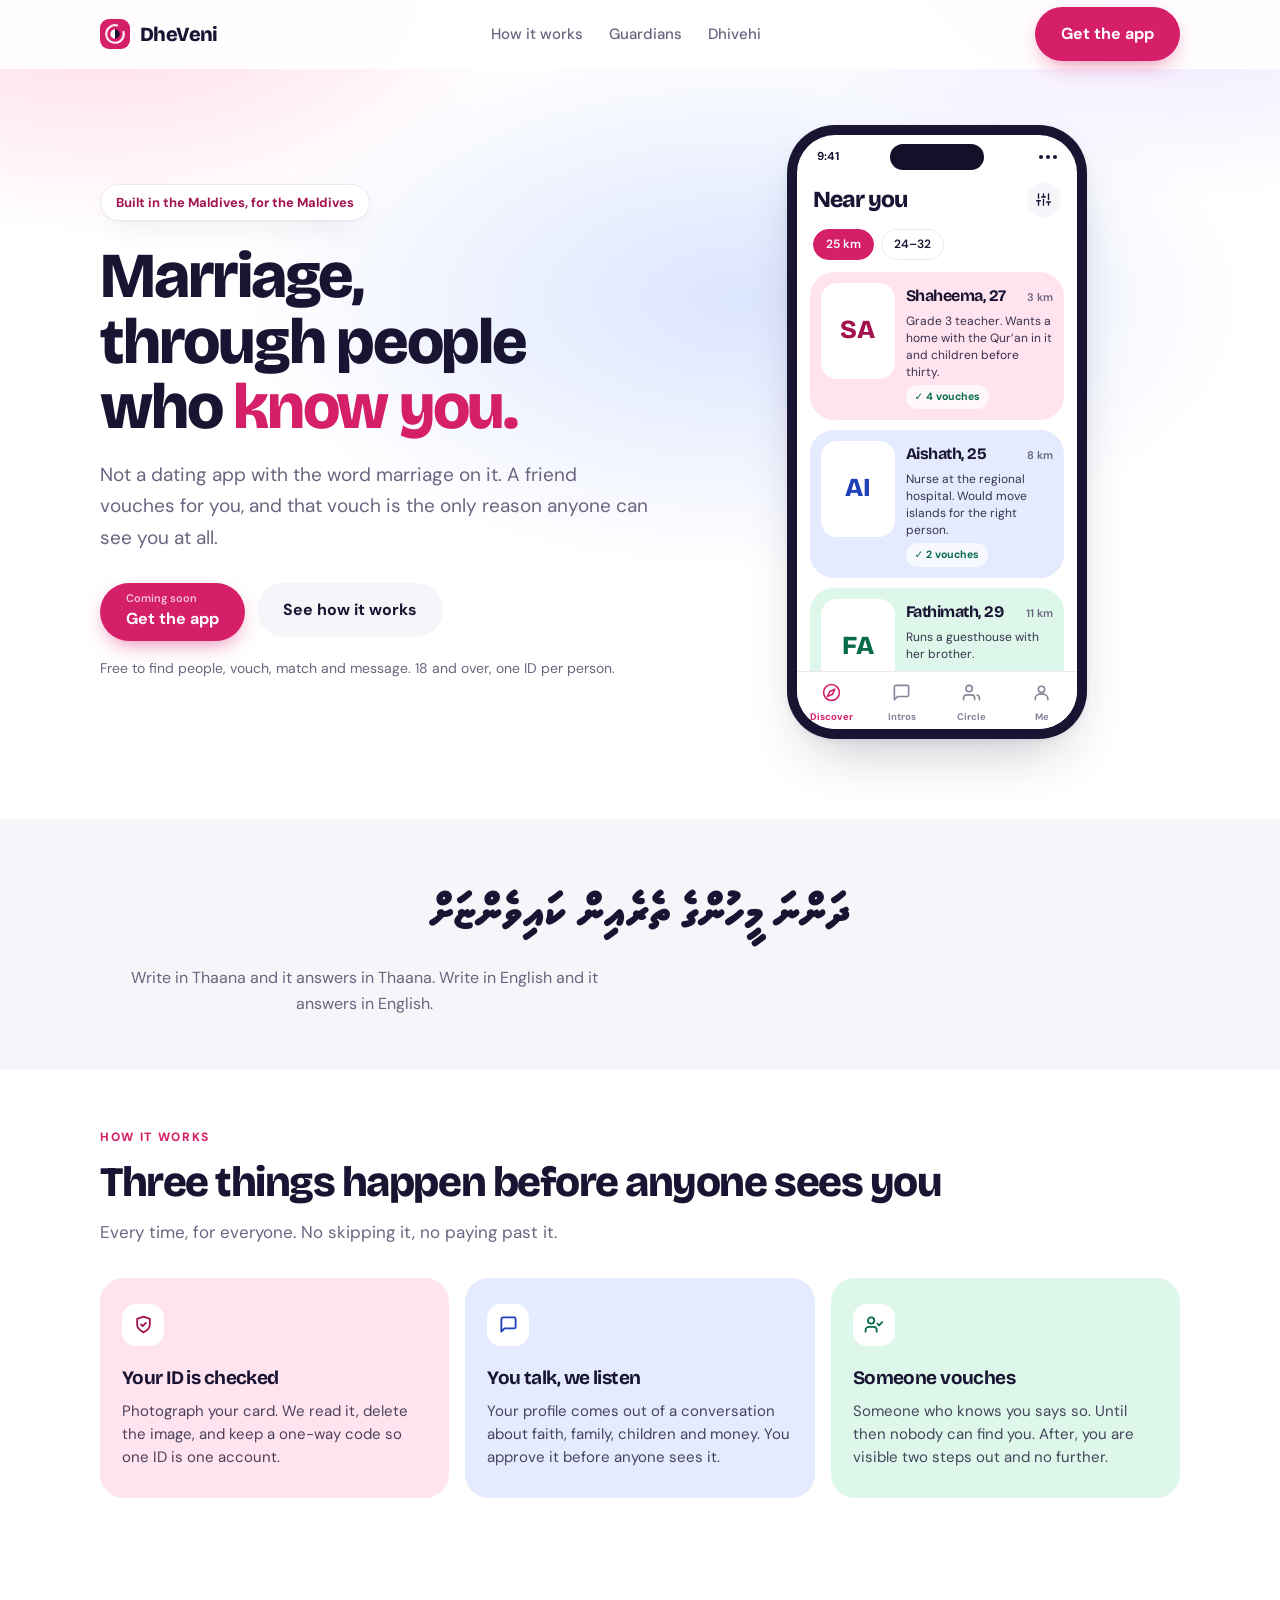
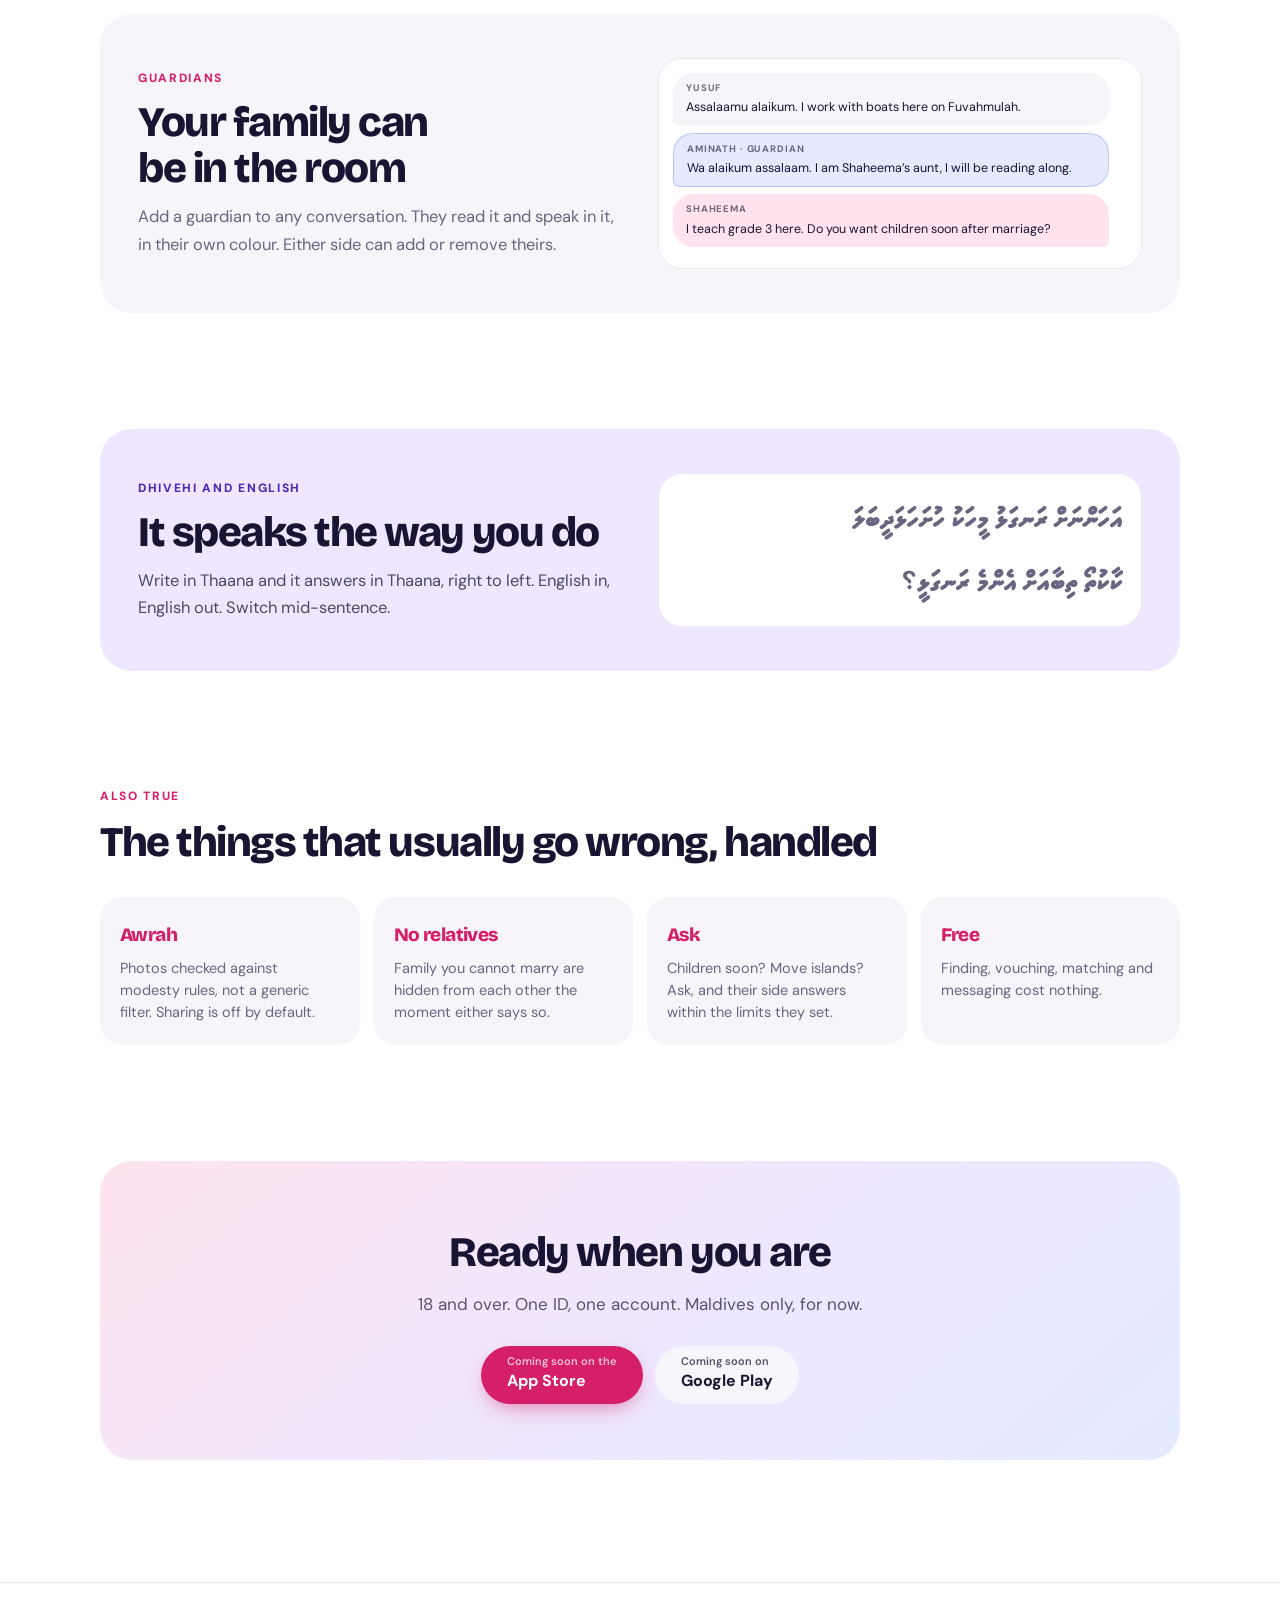
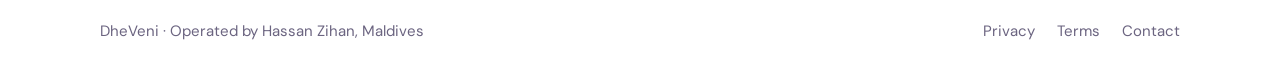
<file: index.html>
<!doctype html>
<html lang="en">
<head>
<meta charset="utf-8">
<meta name="viewport" content="width=device-width, initial-scale=1, viewport-fit=cover">
<title>DheVeni — Marriage, through people who know you</title>
<meta name="description" content="A Maldivian marriage app. A friend vouches for you, and that vouch is the only reason anyone can see you at all. ID verified, guardians welcome, Dhivehi and English.">
<link rel="canonical" href="https://www.dheveni.com/">
<meta name="robots" content="index, follow, max-image-preview:large">
<meta name="theme-color" content="#ffffff">
<meta name="color-scheme" content="light">
<meta name="apple-mobile-web-app-title" content="DheVeni">

<!-- icons -->
<link rel="icon" href="/icons/favicon.svg" type="image/svg+xml">
<link rel="icon" href="/icons/favicon.ico" sizes="48x48">
<link rel="apple-touch-icon" href="/icons/icon-180.png">
<link rel="manifest" href="/site.webmanifest">

<!-- sharing -->
<meta property="og:site_name" content="DheVeni">
<meta property="og:type" content="website">
<meta property="og:locale" content="en_US">
<meta property="og:locale:alternate" content="dv_MV">
<meta property="og:url" content="https://www.dheveni.com/">
<meta property="og:title" content="DheVeni — Marriage, through people who know you">
<meta property="og:description" content="A Maldivian marriage app. A friend vouches for you, and that vouch is the only reason anyone can see you at all. ID verified, guardians welcome, Dhivehi and English.">
<meta property="og:image" content="https://www.dheveni.com/og.png">
<meta property="og:image:width" content="1200">
<meta property="og:image:height" content="630">
<meta property="og:image:alt" content="DheVeni — marriage, through people who know you.">
<meta name="twitter:card" content="summary_large_image">
<meta name="twitter:title" content="DheVeni — Marriage, through people who know you">
<meta name="twitter:description" content="A Maldivian marriage app. A friend vouches for you, and that vouch is the only reason anyone can see you at all. ID verified, guardians welcome, Dhivehi and English.">
<meta name="twitter:image" content="https://www.dheveni.com/og.png">

<!-- type -->
<link rel="preconnect" href="https://fonts.googleapis.com">
<link rel="preconnect" href="https://fonts.gstatic.com" crossorigin>
<link rel="stylesheet" href="https://fonts.googleapis.com/css2?family=Bricolage+Grotesque:opsz,wght@12..96,700;12..96,800&family=DM+Sans:wght@400;500;600;700&display=swap">
<link rel="stylesheet" href="site.css">
</head>
<body>

<header class="nav" id="nav">
  <div class="wrap row">
    <a class="brand" href="/">
      <img class="mark" src="/icons/favicon.svg" width="30" height="30" alt="" decoding="async">
      DheVeni
    </a>
    <nav class="navlinks">
      <a href="#how">How it works</a>
      <a href="#guardians">Guardians</a>
      <a href="#language">Dhivehi</a>
    </nav>
    <a class="b b-1 nav-cta" href="#get">Get the app</a>
  </div>
</header>

<main>

<section class="hero">
  <div class="wrap hero-grid">
    <div class="rise">
      <span class="kicker">Built in the Maldives, for the Maldives</span>
      <h1>Marriage, through people who <em>know you.</em></h1>
      <p class="lede">Not a dating app with the word marriage on it. A friend vouches for you, and that vouch is the only reason anyone can see you at all.</p>
      <div class="cta">
        <a class="b b-1 store-b" href="#get" data-store="primary">
          <span data-store-sub class="store-sub">Coming soon</span>
          <span data-store-label>Get the app</span>
        </a>
        <a class="b b-2" href="#how">See how it works</a>
      </div>
      <p class="note">Free to find people, vouch, match and message. 18 and over, one ID per person.</p>
    </div>

    <!-- The phone. Drawn, not photographed, so it stays in sync with the app's
         own tokens and weighs nothing. Screens cycle every few seconds. -->
    <div class="stage rise">
      <div class="phone" role="img" aria-label="DheVeni running on a phone: a list of people nearby, a chat with a guardian in it, and the wingman.">
        <div class="screen">
          <div class="notch"></div>
          <div class="status"><span>9:41</span><span class="dots"><i></i><i></i><i></i></span></div>

          <div class="views">
            <!-- 1 · Discover -->
            <div class="view on" data-view>
              <div class="ph-h">
                <b>Near you</b>
                <span class="ico"><svg width="15" height="15" viewBox="0 0 24 24" fill="none" stroke="#1A1433" stroke-width="2.2" stroke-linecap="round"><path d="M4 21v-7M4 10V3M12 21v-9M12 8V3M20 21v-5M20 12V3M1 14h6M9 8h6M17 16h6"/></svg></span>
              </div>
              <div class="ph-chips">
                <span class="chip on">25 km</span>
                <span class="chip">24–32</span>
              </div>
              <div class="pcard" style="background:var(--pink-tint)">
                <div class="thumb" style="background:#fff; color:var(--pink-deep)">SA</div>
                <div class="bd">
                  <div class="nm"><b>Shaheema, 27</b><span>3 km</span></div>
                  <p>Grade 3 teacher. Wants a home with the Qur’an in it and children before thirty.</p>
                  <span class="pill">✓ 4 vouches</span>
                </div>
              </div>
              <div class="pcard" style="background:var(--blue-tint)">
                <div class="thumb" style="background:#fff; color:var(--blue-deep)">AI</div>
                <div class="bd">
                  <div class="nm"><b>Aishath, 25</b><span>8 km</span></div>
                  <p>Nurse at the regional hospital. Would move islands for the right person.</p>
                  <span class="pill">✓ 2 vouches</span>
                </div>
              </div>
              <div class="pcard" style="background:var(--green-tint)">
                <div class="thumb" style="background:#fff; color:var(--green-deep)">FA</div>
                <div class="bd">
                  <div class="nm"><b>Fathimath, 29</b><span>11 km</span></div>
                  <p>Runs a guesthouse with her brother.</p>
                  <span class="pill">✓ 6 vouches</span>
                </div>
              </div>
            </div>

            <!-- 2 · Chat with a guardian -->
            <div class="view" data-view>
              <div class="ph-bar">
                <span class="ico" style="width:30px;height:30px"><svg width="14" height="14" viewBox="0 0 24 24" fill="none" stroke="#1A1433" stroke-width="2.4" stroke-linecap="round" stroke-linejoin="round"><path d="m15 18-6-6 6-6"/></svg></span>
                <span class="av" style="background:var(--pink-tint); color:var(--pink-deep)">SA</span>
                <b>Shaheema</b>
              </div>
              <div class="guard">
                <svg width="12" height="12" viewBox="0 0 24 24" fill="none" stroke="#1E3FB8" stroke-width="2.4" stroke-linecap="round" stroke-linejoin="round"><path d="M12 22s8-4 8-10V5l-8-3-8 3v7c0 6 8 10 8 10z"/></svg>
                Aminath is reading along as guardian
              </div>
              <div class="bub them">Assalaamu alaikum. I work with boats here on Fuvahmulah.</div>
              <div class="bub gd"><span class="who">Aminath · guardian</span>Wa alaikum assalaam. I’m Shaheema’s aunt.</div>
              <div class="bub me">I teach grade 3 here. Do you want children soon after marriage?</div>
              <div class="bub them">In shaa Allah, yes. My family is close by.</div>
              <div class="composer">
                <span>Message…</span>
                <span class="snd"><svg width="14" height="14" viewBox="0 0 24 24" fill="none" stroke="#fff" stroke-width="2.6" stroke-linecap="round" stroke-linejoin="round"><path d="m22 2-7 20-4-9-9-4Z"/></svg></span>
              </div>
            </div>

            <!-- 3 · Wingman -->
            <div class="view" data-view>
              <div class="ph-h"><b>Wingman</b></div>
              <div class="wing">
                <span class="tag">✦ Your side only</span>
                <div class="bub them" style="margin-inline:0; max-width:92%">You’ve both said children matter. Neither of you has said when. Ask her.</div>
                <div class="bub me" style="max-width:86%">Is that too direct for a second conversation?</div>
                <div class="bub them" style="margin-inline:0; max-width:92%">It’s the reason you’re both here. Asking in week one is kinder than finding out in month six.</div>
                <div class="bub them dv" style="margin-inline:0; max-width:92%">ކާކުތޯ ތިބާއަށް އެންމެ ރަނގަޅީ؟</div>
              </div>
              <div class="composer">
                <span>Ask your wingman…</span>
                <span class="snd"><svg width="14" height="14" viewBox="0 0 24 24" fill="none" stroke="#fff" stroke-width="2.6" stroke-linecap="round" stroke-linejoin="round"><path d="m22 2-7 20-4-9-9-4Z"/></svg></span>
              </div>
            </div>
          </div>

          <div class="tabs">
            <div class="tab on"><svg width="19" height="19" viewBox="0 0 24 24" fill="none" stroke="currentColor" stroke-width="2" stroke-linecap="round" stroke-linejoin="round"><circle cx="12" cy="12" r="10"/><path d="m16.2 7.8-2.9 6.4-6.4 2.9 2.9-6.4z"/></svg>Discover</div>
            <div class="tab"><svg width="19" height="19" viewBox="0 0 24 24" fill="none" stroke="currentColor" stroke-width="2" stroke-linecap="round" stroke-linejoin="round"><path d="M21 15a2 2 0 0 1-2 2H7l-4 4V5a2 2 0 0 1 2-2h14a2 2 0 0 1 2 2z"/></svg>Intros</div>
            <div class="tab"><svg width="19" height="19" viewBox="0 0 24 24" fill="none" stroke="currentColor" stroke-width="2" stroke-linecap="round" stroke-linejoin="round"><path d="M16 21v-2a4 4 0 0 0-4-4H6a4 4 0 0 0-4 4v2"/><circle cx="9" cy="7" r="4"/><path d="M22 21v-2a4 4 0 0 0-3-3.87"/></svg>Circle</div>
            <div class="tab"><svg width="19" height="19" viewBox="0 0 24 24" fill="none" stroke="currentColor" stroke-width="2" stroke-linecap="round" stroke-linejoin="round"><circle cx="12" cy="8" r="4"/><path d="M4 21v-1a6 6 0 0 1 6-6h4a6 6 0 0 1 6 6v1"/></svg>Me</div>
          </div>
        </div>
      </div>
    </div>
  </div>
</section>

<div class="band">
  <div class="wrap rise">
    <p class="thaana">ދަންނަ މީހުންގެ ތެރެއިން ކައިވެންޏަށް</p>
    <p class="sub">Write in Thaana and it answers in Thaana. Write in English and it answers in English.</p>
  </div>
</div>

<div class="wrap">

  <section id="how">
    <div class="rise">
      <div class="eyebrow">How it works</div>
      <h2>Three things happen before anyone sees you</h2>
      <p class="sub">Every time, for everyone. No skipping it, no paying past it.</p>
    </div>
    <div class="tiles">
      <div class="tile t-pink rise">
        <div class="dot"><svg width="19" height="19" viewBox="0 0 24 24" fill="none" stroke="#A3134F" stroke-width="2.3" stroke-linecap="round" stroke-linejoin="round"><path d="M12 22s8-4 8-10V5l-8-3-8 3v7c0 6 8 10 8 10z"/><path d="m9 12 2 2 4-4"/></svg></div>
        <h3>Your ID is checked</h3>
        <p>Photograph your card. We read it, delete the image, and keep a one-way code so one ID is one account.</p>
      </div>
      <div class="tile t-blue rise">
        <div class="dot"><svg width="19" height="19" viewBox="0 0 24 24" fill="none" stroke="#1E3FB8" stroke-width="2.3" stroke-linecap="round" stroke-linejoin="round"><path d="M21 15a2 2 0 0 1-2 2H7l-4 4V5a2 2 0 0 1 2-2h14a2 2 0 0 1 2 2z"/></svg></div>
        <h3>You talk, we listen</h3>
        <p>Your profile comes out of a conversation about faith, family, children and money. You approve it before anyone sees it.</p>
      </div>
      <div class="tile t-green rise">
        <div class="dot"><svg width="19" height="19" viewBox="0 0 24 24" fill="none" stroke="#066B47" stroke-width="2.3" stroke-linecap="round" stroke-linejoin="round"><path d="M16 21v-2a4 4 0 0 0-4-4H6a4 4 0 0 0-4 4v2"/><circle cx="9" cy="7" r="4"/><path d="m17 11 2 2 4-4"/></svg></div>
        <h3>Someone vouches</h3>
        <p>Someone who knows you says so. Until then nobody can find you. After, you are visible two steps out and no further.</p>
      </div>
    </div>
  </section>

  <section id="guardians">
    <div class="split rise">
      <div>
        <div class="eyebrow">Guardians</div>
        <h2>Your family can be in the room</h2>
        <p>Add a guardian to any conversation. They read it and speak in it, in their own colour. Either side can add or remove theirs.</p>
      </div>
      <div class="demo">
        <div class="bub them" style="max-width:96%"><span class="who">Yusuf</span>Assalaamu alaikum. I work with boats here on Fuvahmulah.</div>
        <div class="bub gd" style="max-width:96%"><span class="who">Aminath · guardian</span>Wa alaikum assalaam. I am Shaheema’s aunt, I will be reading along.</div>
        <div class="bub me" style="max-width:96%"><span class="who">Shaheema</span>I teach grade 3 here. Do you want children soon after marriage?</div>
      </div>
    </div>
  </section>

  <section id="language">
    <div class="split rise" style="background:var(--lilac-tint)">
      <div>
        <div class="eyebrow" style="color:var(--lilac-deep)">Dhivehi and English</div>
        <h2>It speaks the way you do</h2>
        <p style="color:var(--ink); opacity:.75">Write in Thaana and it answers in Thaana, right to left. English in, English out. Switch mid-sentence.</p>
      </div>
      <div class="demo">
        <p class="dv" style="font-size:clamp(19px,2.6vw,25px); margin:6px 4px 14px">އަހަންނަށް ރަނގަޅު މީހަކު ހުށަހަޅަދީބަލަ</p>
        <p class="dv" style="font-size:clamp(19px,2.6vw,25px); margin:0 4px 6px; color:var(--muted)">ކާކުތޯ ތިބާއަށް އެންމެ ރަނގަޅީ؟</p>
      </div>
    </div>
  </section>

  <section>
    <div class="rise">
      <div class="eyebrow">Also true</div>
      <h2>The things that usually go wrong, handled</h2>
    </div>
    <div class="facts">
      <div class="fact rise"><b>Awrah</b><p>Photos checked against modesty rules, not a generic filter. Sharing is off by default.</p></div>
      <div class="fact rise"><b>No relatives</b><p>Family you cannot marry are hidden from each other the moment either says so.</p></div>
      <div class="fact rise"><b>Ask</b><p>Children soon? Move islands? Ask, and their side answers within the limits they set.</p></div>
      <div class="fact rise"><b>Free</b><p>Finding, vouching, matching and messaging cost nothing.</p></div>
    </div>
  </section>

  <section id="get">
    <div class="get rise">
      <h2>Ready when you are</h2>
      <p class="sub">18 and over. One ID, one account. Maldives only, for now.</p>
      <div class="cta">
        <a class="b b-1 store-b" href="#" data-store="ios">
          <span data-store-sub class="store-sub">Coming soon on the</span>
          <span data-store-label>App Store</span>
        </a>
        <a class="b b-2 store-b" href="#" data-store="android">
          <span data-store-sub class="store-sub">Coming soon on</span>
          <span data-store-label>Google Play</span>
        </a>
      </div>
    </div>
  </section>

</div>
</main>

<footer>
  <div class="wrap row">
    <div>DheVeni · Operated by Hassan Zihan, Maldives</div>
    <div class="flinks">
      <a href="/privacy">Privacy</a>
      <a href="/terms">Terms</a>
      <a href="mailto:zihan@qvian.com">Contact</a>
    </div>
  </div>
</footer>

<script>
/* ── Store links ───────────────────────────────────────────────────────
   Fill these two in when the listings go live. Everything else — which
   button shows, what it says, where it points — follows from them. Leave
   one empty and that store stays a "coming soon" label that does not
   navigate, so the page never ships a dead link. */
const STORE = {
  ios:     '',   // e.g. https://apps.apple.com/mv/app/dheveni/id0000000000
  android: '',   // e.g. https://play.google.com/store/apps/details?id=com.dheveni.app
};

(function () {
  const ua = navigator.userAgent || '';
  // iPadOS 13+ reports itself as a Mac, so the touch check is what catches it.
  const isIOS = /iPhone|iPad|iPod/.test(ua) ||
                (/Macintosh/.test(ua) && navigator.maxTouchPoints > 1);
  const isAndroid = /Android/.test(ua);
  const os = isIOS ? 'ios' : isAndroid ? 'android' : null;

  const copy = {
    ios:     { live: ['Download on the', 'App Store'],  soon: ['Coming soon on the', 'App Store'] },
    android: { live: ['Get it on', 'Google Play'],      soon: ['Coming soon on', 'Google Play'] },
  };

  document.querySelectorAll('[data-store]').forEach((el) => {
    // The hero button is whichever store this device actually uses. On a
    // desktop it stays an anchor down to the pair at the bottom.
    const kind = el.dataset.store === 'primary' ? os : el.dataset.store;

    if (el.dataset.store === 'primary') {
      if (!kind) return;                       // desktop: leave "Get the app"
      el.href = STORE[kind] || '#get';
    } else if (os && kind !== os) {
      el.setAttribute('data-hide', '');        // phone: show only its own store
      return;
    } else {
      el.href = STORE[kind] || '#';
    }

    const live = !!STORE[kind];
    const [sub, label] = copy[kind][live ? 'live' : 'soon'];
    el.querySelector('[data-store-sub]').textContent = sub;
    el.querySelector('[data-store-label]').textContent = label;

    // Only the pair at the bottom is truly inert while a URL is missing. The
    // hero button still scrolls to that section, so it is not disabled.
    if (!live && el.getAttribute('href') === '#') {
      el.setAttribute('aria-disabled', 'true');
      el.addEventListener('click', (e) => e.preventDefault());
    }
  });
})();

/* ── Phone: cycle the screens ─────────────────────────────────────────── */
(function () {
  const views = [...document.querySelectorAll('[data-view]')];
  if (views.length < 2 || matchMedia('(prefers-reduced-motion: reduce)').matches) return;
  let i = 0;
  setInterval(() => {
    views[i].classList.remove('on');
    i = (i + 1) % views.length;
    views[i].classList.add('on');
  }, 3800);
})();

/* ── Reveal on scroll, and the nav hairline ───────────────────────────── */
(function () {
  const io = new IntersectionObserver((rows) => {
    rows.forEach((r) => { if (r.isIntersecting) { r.target.classList.add('in'); io.unobserve(r.target); } });
  }, { rootMargin: '0px 0px -8% 0px', threshold: .08 });
  document.querySelectorAll('.rise').forEach((el, n) => {
    el.style.transitionDelay = (n % 4) * 70 + 'ms';
    io.observe(el);
  });

  const nav = document.getElementById('nav');
  const onScroll = () => nav.classList.toggle('stuck', scrollY > 8);
  addEventListener('scroll', onScroll, { passive: true });
  onScroll();
})();
</script>
<script type="application/ld+json">
{
  "@context": "https://schema.org",
  "@graph": [
    {
      "@type": "WebSite",
      "@id": "https://www.dheveni.com/#website",
      "url": "https://www.dheveni.com/",
      "name": "DheVeni",
      "inLanguage": ["en", "dv"],
      "publisher": { "@id": "https://www.dheveni.com/#publisher" }
    },
    {
      "@type": "Organization",
      "@id": "https://www.dheveni.com/#publisher",
      "name": "DheVeni",
      "url": "https://www.dheveni.com/",
      "logo": "https://www.dheveni.com/icons/icon-512.png",
      "email": "zihan@qvian.com",
      "areaServed": { "@type": "Country", "name": "Maldives" }
    },
    {
      "@type": "MobileApplication",
      "name": "DheVeni",
      "applicationCategory": "SocialNetworkingApplication",
      "operatingSystem": "iOS, Android",
      "inLanguage": ["en", "dv"],
      "description": "A Maldivian marriage app. Your ID is verified, your profile comes out of a conversation, and a friend vouches for you before anyone can find you. Guardians can sit in on chats.",
      "url": "https://www.dheveni.com/",
      "image": "https://www.dheveni.com/og.png",
      "offers": { "@type": "Offer", "price": "0", "priceCurrency": "USD" }
    }
  ]
}
</script>
</body>
</html>
</file>
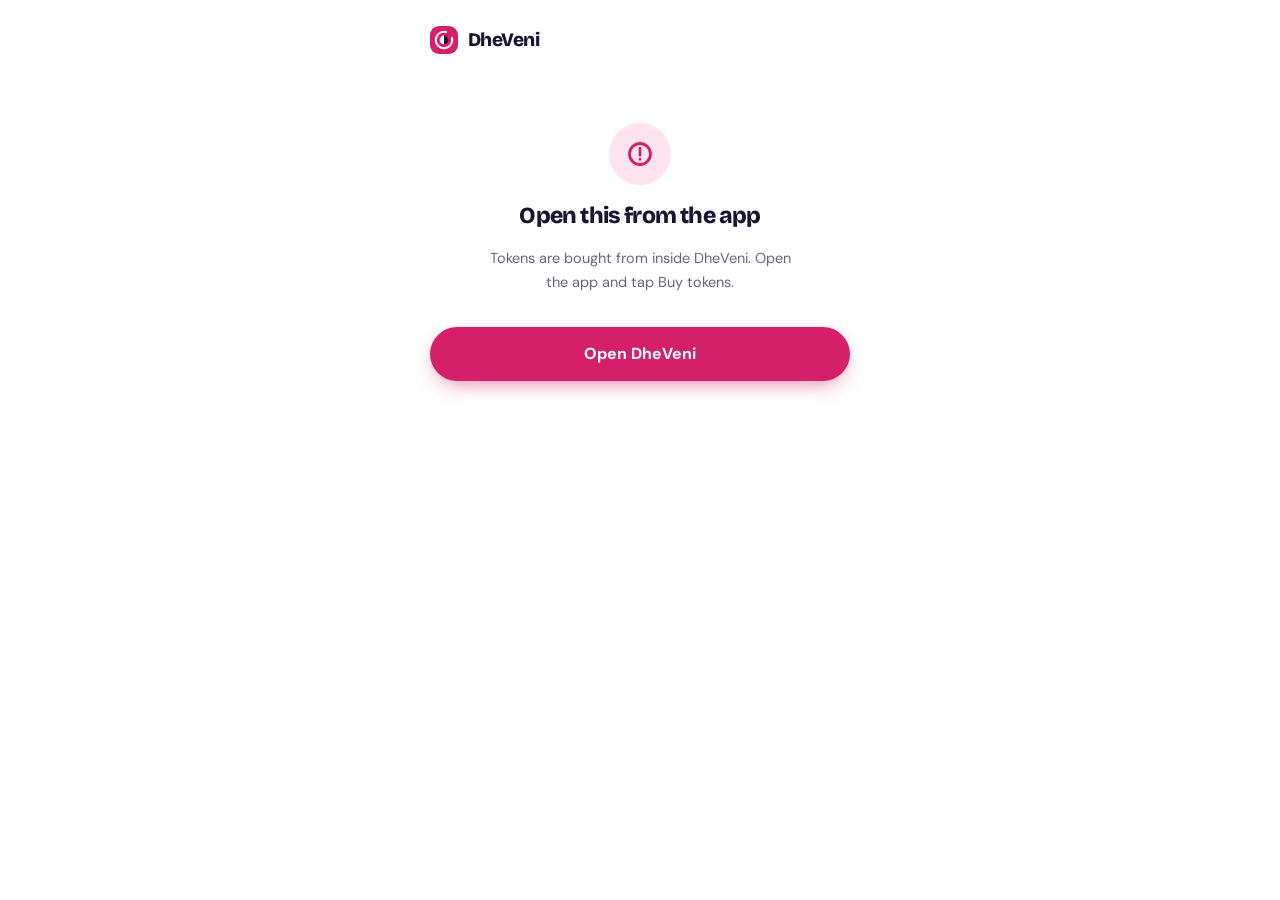
<file: buy/index.html>
<!doctype html>
<html lang="en">
<head>
<meta charset="utf-8">
<meta name="viewport" content="width=device-width, initial-scale=1, viewport-fit=cover">
<title>Buy tokens — DheVeni</title>
<meta name="robots" content="noindex, nofollow">
<meta name="theme-color" content="#ffffff">
<meta name="color-scheme" content="light">
<meta name="referrer" content="no-referrer">
<link rel="icon" href="/icons/favicon.svg" type="image/svg+xml">
<link rel="preconnect" href="https://fonts.googleapis.com">
<link rel="preconnect" href="https://fonts.gstatic.com" crossorigin>
<link rel="stylesheet" href="https://fonts.googleapis.com/css2?family=Bricolage+Grotesque:opsz,wght@12..96,700;12..96,800&family=DM+Sans:wght@400;500;600;700&display=swap">
<link rel="stylesheet" href="/site.css">
<link rel="stylesheet" href="/checkout.css">
</head>
<body>

<main class="co">
  <a class="co-brand" href="/">
    <img class="mark" src="/icons/favicon.svg" width="28" height="28" alt="" decoding="async">
    DheVeni
  </a>

  <!-- 1 · spending the handoff -->
  <section id="loading" class="state">
    <div class="ring"></div>
    <h1>Signing you in…</h1>
    <p>One moment.</p>
  </section>

  <!-- 2 · the link is no good -->
  <section id="expired" class="state" hidden>
    <div class="disc bad">
      <svg width="28" height="28" viewBox="0 0 24 24" fill="none" stroke="#D61F69" stroke-width="2.4" stroke-linecap="round" stroke-linejoin="round"><circle cx="12" cy="12" r="9"/><path d="M12 7v6M12 16.5v.01"/></svg>
    </div>
    <h1 id="expired-title">This link has expired</h1>
    <p id="expired-body">Checkout links last five minutes and work once. Open DheVeni and tap Buy tokens again.</p>
    <div class="acts"><a class="b b-1" href="dheveni://tokens">Open DheVeni</a></div>
  </section>

  <!-- 3 · confirm and agree -->
  <section id="ready" hidden>
    <h1 class="greet" id="greeting">Hello</h1>
    <p class="greet-s" id="balance-line"></p>

    <div class="packbar" id="packbar">
      <span class="ic">
        <svg width="18" height="18" viewBox="0 0 24 24" fill="none" stroke="#6B3FE0" stroke-width="2" stroke-linecap="round" stroke-linejoin="round"><path d="M9.9 2.6 12 8l5.4 2.1-5.4 2.1L9.9 18l-2.1-5.8L2.4 10.1 7.8 8z"/></svg>
      </span>
      <span class="t"><b id="pack-name">—</b><span id="pack-rate"></span></span>
      <button class="chg" id="change" type="button">Change</button>
    </div>

    <div class="picker" id="picker" hidden></div>

    <div class="total"><span>You pay</span><b id="amount">—</b></div>

    <label class="terms" for="agree">
      <input type="checkbox" id="agree">
      <span class="box">
        <svg width="13" height="13" viewBox="0 0 24 24" fill="none" stroke="#fff" stroke-width="3.4" stroke-linecap="round" stroke-linejoin="round"><path d="m5 13 4 4L19 7"/></svg>
      </span>
      <p>I agree to the <a href="/terms" target="_blank" rel="noopener">Terms</a>, including that token purchases are final and non-refundable.</p>
    </label>

    <button class="b b-1" id="go" type="button" disabled>Agree &amp; Continue</button>

    <p class="secured">
      <svg width="14" height="14" viewBox="0 0 24 24" fill="none" stroke="#6B6480" stroke-width="2.2" stroke-linecap="round" stroke-linejoin="round"><rect x="4" y="10" width="16" height="10" rx="2"/><path d="M8 10V7a4 4 0 0 1 8 0v3"/></svg>
      Card handled by Bank of Maldives
    </p>
  </section>

  <!-- 4 · real status while checkout-start is in flight -->
  <section id="connecting" class="state" hidden>
    <div class="ring"></div>
    <h1>Connecting you to BML</h1>
    <p>Setting up your payment. Do not close this page.</p>
  </section>

  <!-- 5 · could not reach the gateway -->
  <section id="gateway" class="state" hidden>
    <div class="disc bad">
      <svg width="28" height="28" viewBox="0 0 24 24" fill="none" stroke="#D61F69" stroke-width="2.4" stroke-linecap="round" stroke-linejoin="round"><path d="M12 9v4M12 17v.01"/><path d="M10.3 3.9 2.4 17.5A2 2 0 0 0 4.1 20.5h15.8a2 2 0 0 0 1.7-3L13.7 3.9a2 2 0 0 0-3.4 0z"/></svg>
    </div>
    <h1>Could not reach BML</h1>
    <p id="gateway-body">Nothing has been charged. Try again in a moment.</p>
    <div class="acts">
      <button class="b b-1" id="retry" type="button">Try again</button>
      <a class="b b-ghost" href="dheveni://tokens">Back to DheVeni</a>
    </div>
  </section>
</main>

<script>
const FN = 'https://grimmtwlczogccnbgiei.supabase.co/functions/v1';
const $ = (id) => document.getElementById(id);
const show = (id) => ['loading','expired','ready','connecting','gateway']
  .forEach((s) => { $(s).hidden = s !== id; });

const mvr = (n) => 'MVR ' + Number(n).toFixed(2).replace(/\.00$/, '');

async function post(fn, body) {
  const r = await fetch(`${FN}/${fn}`, {
    method: 'POST',
    headers: { 'Content-Type': 'application/json' },
    body: JSON.stringify(body),
  });
  const data = await r.json().catch(() => ({}));
  if (!r.ok) throw Object.assign(new Error(data.error || 'request_failed'), { code: data.error, status: r.status });
  return data;
}

/* Greeting. Maldives runs UTC+5 and the visitor's clock may not, so the hour is
   computed for Malé rather than wherever the browser thinks it is. */
function greet(name) {
  const h = new Date(Date.now() + 5 * 3600e3).getUTCHours();
  const timely = h < 12 ? 'Good morning' : h < 17 ? 'Good afternoon' : 'Good evening';
  const pool = ['Assalaamu alaikum', 'Marhaba', 'Hello', 'Greetings', timely, timely];
  const pick = pool[Math.floor(Math.random() * pool.length)];
  return name ? `${pick}, ${name}` : pick;
}

const state = { session: null, packages: [], chosen: null };

function renderPack() {
  const p = state.chosen;
  if (!p) return;
  $('pack-name').textContent = `${p.tokens} tokens`;
  $('pack-rate').textContent = `${mvr(p.per_token_mvr)} each`;
  $('amount').textContent = mvr(p.price_mvr);
}

function renderPicker() {
  const best = Math.min(...state.packages.map((p) => Number(p.per_token_mvr)));
  $('picker').innerHTML = '';
  state.packages.forEach((p) => {
    const b = document.createElement('button');
    b.type = 'button';
    b.className = 'opt';
    b.setAttribute('aria-pressed', String(p.id === state.chosen?.id));
    const cheapest = Number(p.per_token_mvr) === best && state.packages.length > 1;
    b.innerHTML =
      `<span class="t"><b>${p.tokens} tokens${cheapest ? '<span class="save">BEST RATE</span>' : ''}</b>` +
      `<span>${mvr(p.per_token_mvr)} each</span></span>` +
      `<span class="p">${mvr(p.price_mvr)}</span>`;
    b.onclick = () => {
      state.chosen = p;
      renderPack();
      $('picker').hidden = true;
      $('packbar').hidden = false;
    };
    $('picker').appendChild(b);
  });
}

$('change').onclick = () => {
  renderPicker();
  $('packbar').hidden = true;
  $('picker').hidden = false;
};

$('agree').onchange = (e) => { $('go').disabled = !e.target.checked; };

async function start() {
  show('connecting');
  try {
    const out = await post('checkout-start', {
      session: state.session,
      package_id: state.chosen.id,
    });
    // Replace rather than push, so Back does not land on a spent checkout.
    location.replace(out.payment_url);
  } catch (e) {
    const known = {
      payments_unavailable: 'Card payments are not switched on yet. Nothing has been charged.',
      session_expired: 'Your checkout timed out. Open DheVeni and tap Buy tokens again.',
      too_many_attempts: 'Too many attempts in the last hour. Try again later.',
    };
    $('gateway-body').textContent =
      (known[e.code] || 'Nothing has been charged. Try again in a moment.');
    $('retry').hidden = e.code === 'session_expired' || e.code === 'payments_unavailable';
    show('gateway');
  }
}

$('go').onclick = start;
$('retry').onclick = start;

(async function init() {
  // The handoff arrives in the fragment and is wiped before anything else runs,
  // so it never reaches the server logs and is not sitting in the address bar
  // while someone reads the page.
  const frag = new URLSearchParams(location.hash.slice(1));
  const handoff = frag.get('t');
  const wanted = frag.get('p');
  history.replaceState(null, '', location.pathname);

  if (!handoff) {
    $('expired-title').textContent = 'Open this from the app';
    $('expired-body').textContent = 'Tokens are bought from inside DheVeni. Open the app and tap Buy tokens.';
    return show('expired');
  }

  try {
    const s = await post('checkout-session', { handoff });
    state.session = s.session;
    state.packages = s.packages || [];
    state.chosen = state.packages.find((p) => p.id === (wanted || s.package_id)) || state.packages[0];

    if (!state.chosen) {
      $('expired-title').textContent = 'Nothing to buy right now';
      $('expired-body').textContent = 'Token packages are unavailable. Please try again later.';
      return show('expired');
    }

    $('greeting').textContent = greet(s.name);
    $('balance-line').textContent = `You have ${s.balance} token${s.balance === 1 ? '' : 's'}.`;
    renderPack();
    show('ready');
  } catch (e) {
    if (e.code === 'link_expired') {
      $('expired-title').textContent = 'This link has expired';
      $('expired-body').textContent =
        'Checkout links last five minutes and work once. Open DheVeni and tap Buy tokens again.';
    } else {
      $('expired-title').textContent = 'Something went wrong';
      $('expired-body').textContent = 'We could not open your checkout. Open DheVeni and try again.';
    }
    show('expired');
  }
})();
</script>
</body>
</html>
</file>
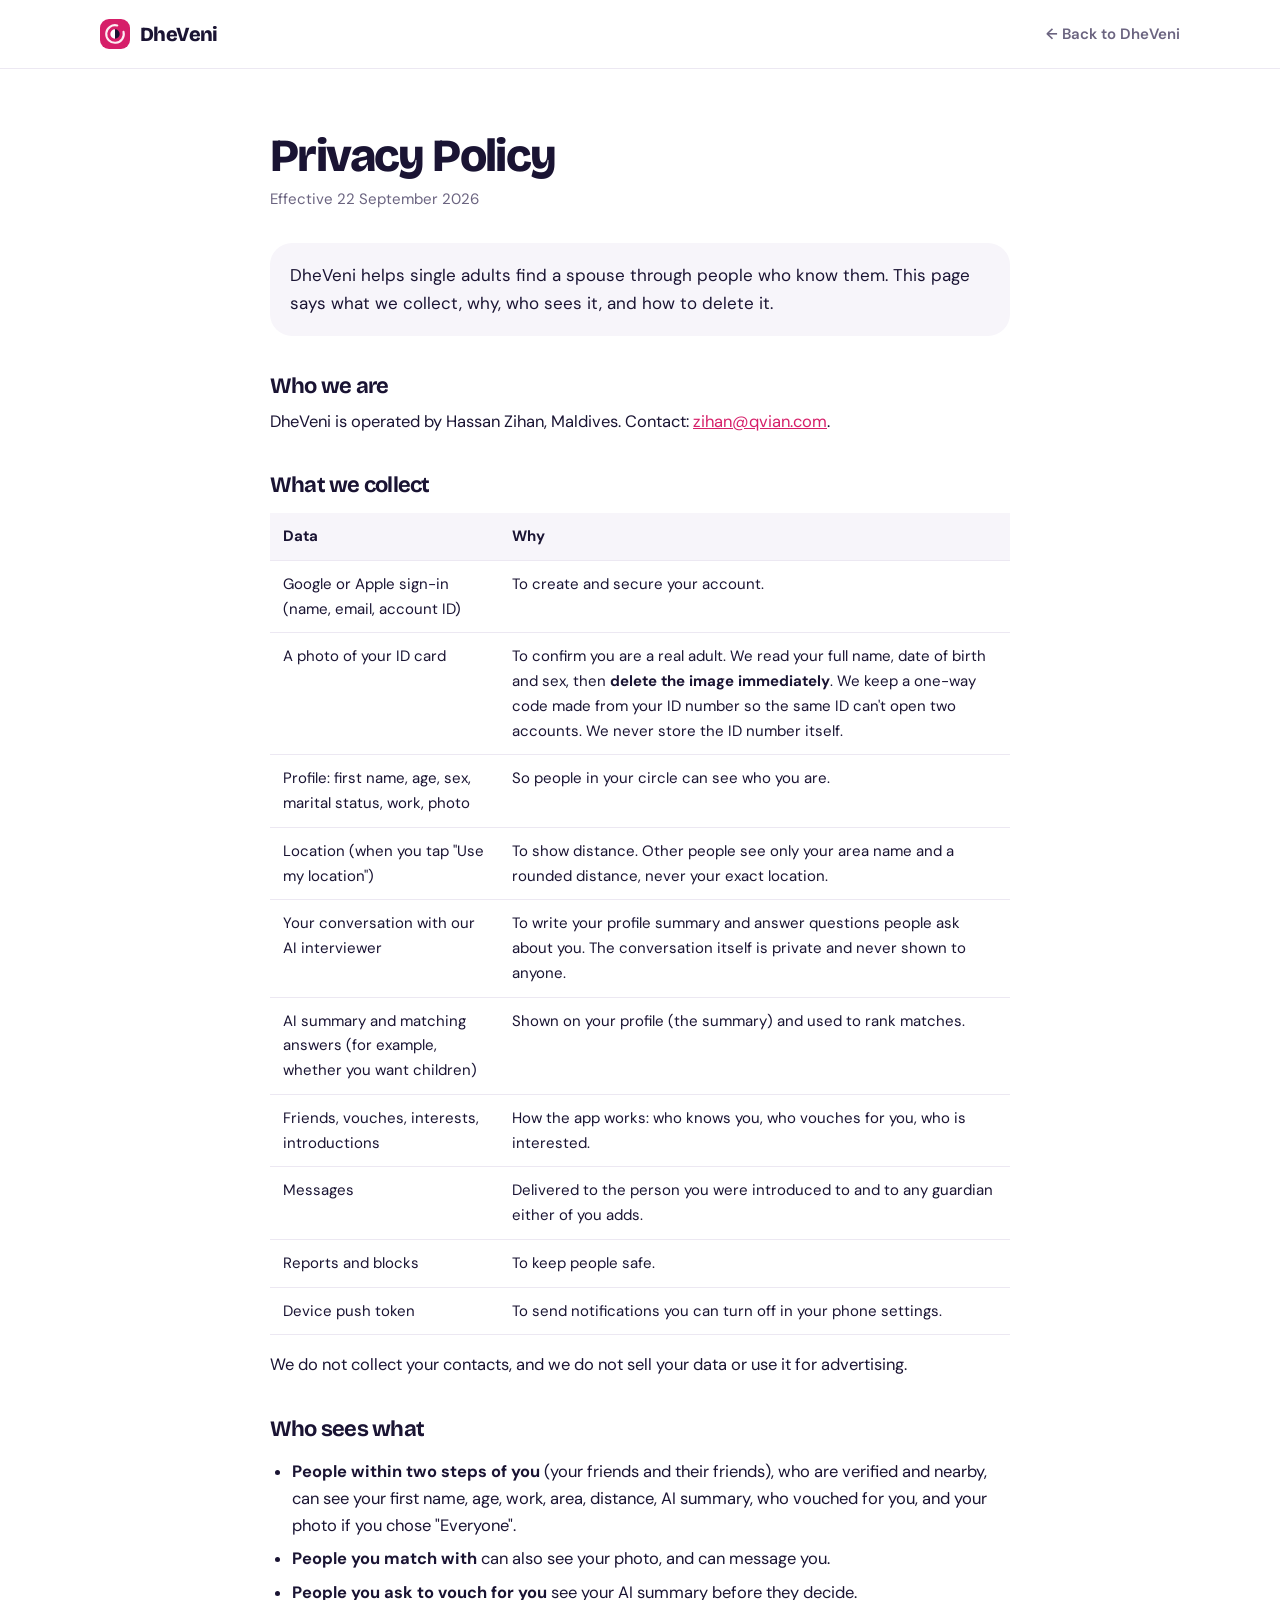
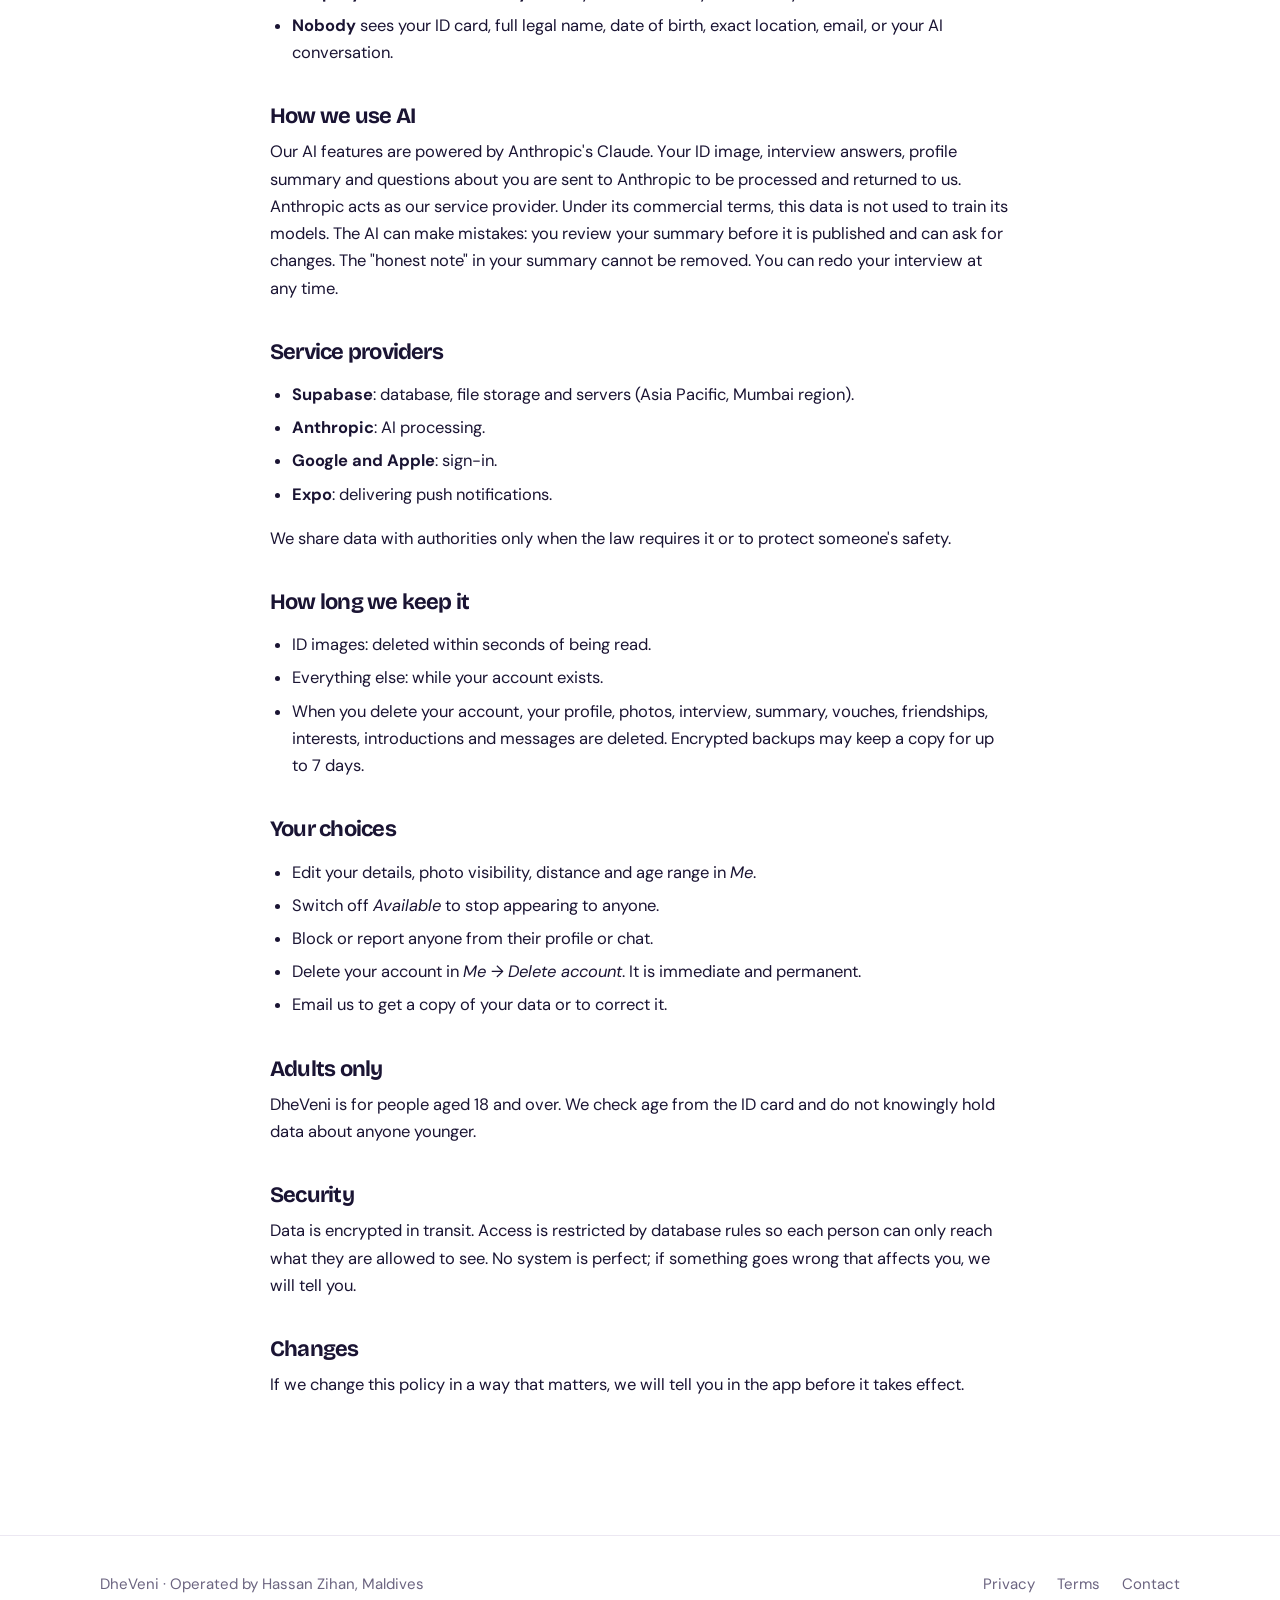
<file: privacy.html>
<!doctype html>
<html lang="en">
<head>
<meta charset="utf-8">
<meta name="viewport" content="width=device-width, initial-scale=1, viewport-fit=cover">
<title>Privacy Policy — DheVeni</title>
<meta name="description" content="What DheVeni collects, why, who sees it, and how to delete it.">
<link rel="canonical" href="https://www.dheveni.com/privacy">
<meta name="robots" content="index, follow, max-image-preview:large">
<meta name="theme-color" content="#ffffff">
<meta name="color-scheme" content="light">
<meta name="apple-mobile-web-app-title" content="DheVeni">

<!-- icons -->
<link rel="icon" href="/icons/favicon.svg" type="image/svg+xml">
<link rel="icon" href="/icons/favicon.ico" sizes="48x48">
<link rel="apple-touch-icon" href="/icons/icon-180.png">
<link rel="manifest" href="/site.webmanifest">

<!-- sharing -->
<meta property="og:site_name" content="DheVeni">
<meta property="og:type" content="website">
<meta property="og:locale" content="en_US">
<meta property="og:locale:alternate" content="dv_MV">
<meta property="og:url" content="https://www.dheveni.com/privacy">
<meta property="og:title" content="DheVeni Privacy Policy">
<meta property="og:description" content="What DheVeni collects, why, who sees it, and how to delete it.">
<meta property="og:image" content="https://www.dheveni.com/og.png">
<meta property="og:image:width" content="1200">
<meta property="og:image:height" content="630">
<meta property="og:image:alt" content="DheVeni — marriage, through people who know you.">
<meta name="twitter:card" content="summary_large_image">
<meta name="twitter:title" content="DheVeni Privacy Policy">
<meta name="twitter:description" content="What DheVeni collects, why, who sees it, and how to delete it.">
<meta name="twitter:image" content="https://www.dheveni.com/og.png">

<!-- type -->
<link rel="preconnect" href="https://fonts.googleapis.com">
<link rel="preconnect" href="https://fonts.gstatic.com" crossorigin>
<link rel="stylesheet" href="https://fonts.googleapis.com/css2?family=Bricolage+Grotesque:opsz,wght@12..96,700;12..96,800&family=DM+Sans:wght@400;500;600;700&display=swap">
<link rel="stylesheet" href="site.css">
</head>
<body>

<header class="nav stuck">
  <div class="wrap row">
    <a class="brand" href="/" style="color:var(--ink)">
      <img class="mark" src="/icons/favicon.svg" width="30" height="30" alt="" decoding="async">
      DheVeni
    </a>
    <a class="backlink" href="/">&larr; Back to DheVeni</a>
  </div>
</header>

<div class="wrap">
  <div class="doc">
<h1>Privacy Policy</h1>
<p class="meta">Effective 22 September 2026</p>

<div class="box">DheVeni helps single adults find a spouse through people who know them. This page says what we collect, why, who sees it, and how to delete it.</div>

<h2>Who we are</h2>
<p>DheVeni is operated by Hassan Zihan, Maldives. Contact: <a href="mailto:zihan@qvian.com">zihan@qvian.com</a>.</p>

<h2>What we collect</h2>
<table>
<tr><th>Data</th><th>Why</th></tr>
<tr><td>Google or Apple sign-in (name, email, account ID)</td><td>To create and secure your account.</td></tr>
<tr><td>A photo of your ID card</td><td>To confirm you are a real adult. We read your full name, date of birth and sex, then <strong>delete the image immediately</strong>. We keep a one-way code made from your ID number so the same ID can't open two accounts. We never store the ID number itself.</td></tr>
<tr><td>Profile: first name, age, sex, marital status, work, photo</td><td>So people in your circle can see who you are.</td></tr>
<tr><td>Location (when you tap "Use my location")</td><td>To show distance. Other people see only your area name and a rounded distance, never your exact location.</td></tr>
<tr><td>Your conversation with our AI interviewer</td><td>To write your profile summary and answer questions people ask about you. The conversation itself is private and never shown to anyone.</td></tr>
<tr><td>AI summary and matching answers (for example, whether you want children)</td><td>Shown on your profile (the summary) and used to rank matches.</td></tr>
<tr><td>Friends, vouches, interests, introductions</td><td>How the app works: who knows you, who vouches for you, who is interested.</td></tr>
<tr><td>Messages</td><td>Delivered to the person you were introduced to and to any guardian either of you adds.</td></tr>
<tr><td>Reports and blocks</td><td>To keep people safe.</td></tr>
<tr><td>Device push token</td><td>To send notifications you can turn off in your phone settings.</td></tr>
</table>
<p>We do not collect your contacts, and we do not sell your data or use it for advertising.</p>

<h2>Who sees what</h2>
<ul>
<li><strong>People within two steps of you</strong> (your friends and their friends), who are verified and nearby, can see your first name, age, work, area, distance, AI summary, who vouched for you, and your photo if you chose "Everyone".</li>
<li><strong>People you match with</strong> can also see your photo, and can message you.</li>
<li><strong>People you ask to vouch for you</strong> see your AI summary before they decide.</li>
<li><strong>Nobody</strong> sees your ID card, full legal name, date of birth, exact location, email, or your AI conversation.</li>
</ul>

<h2>How we use AI</h2>
<p>Our AI features are powered by Anthropic's Claude. Your ID image, interview answers, profile summary and questions about you are sent to Anthropic to be processed and returned to us. Anthropic acts as our service provider. Under its commercial terms, this data is not used to train its models. The AI can make mistakes: you review your summary before it is published and can ask for changes. The "honest note" in your summary cannot be removed. You can redo your interview at any time.</p>

<h2>Service providers</h2>
<ul>
<li><strong>Supabase</strong>: database, file storage and servers (Asia Pacific, Mumbai region).</li>
<li><strong>Anthropic</strong>: AI processing.</li>
<li><strong>Google and Apple</strong>: sign-in.</li>
<li><strong>Expo</strong>: delivering push notifications.</li>
</ul>
<p>We share data with authorities only when the law requires it or to protect someone's safety.</p>

<h2>How long we keep it</h2>
<ul>
<li>ID images: deleted within seconds of being read.</li>
<li>Everything else: while your account exists.</li>
<li>When you delete your account, your profile, photos, interview, summary, vouches, friendships, interests, introductions and messages are deleted. Encrypted backups may keep a copy for up to 7 days.</li>
</ul>

<h2>Your choices</h2>
<ul>
<li>Edit your details, photo visibility, distance and age range in <em>Me</em>.</li>
<li>Switch off <em>Available</em> to stop appearing to anyone.</li>
<li>Block or report anyone from their profile or chat.</li>
<li>Delete your account in <em>Me → Delete account</em>. It is immediate and permanent.</li>
<li>Email us to get a copy of your data or to correct it.</li>
</ul>

<h2>Adults only</h2>
<p>DheVeni is for people aged 18 and over. We check age from the ID card and do not knowingly hold data about anyone younger.</p>

<h2>Security</h2>
<p>Data is encrypted in transit. Access is restricted by database rules so each person can only reach what they are allowed to see. No system is perfect; if something goes wrong that affects you, we will tell you.</p>

<h2>Changes</h2>
<p>If we change this policy in a way that matters, we will tell you in the app before it takes effect.</p>
  </div>
</div>
<footer>
  <div class="wrap row">
    <div>DheVeni &middot; Operated by Hassan Zihan, Maldives</div>
    <div class="flinks">
      <a href="/privacy">Privacy</a>
      <a href="/terms">Terms</a>
      <a href="mailto:zihan@qvian.com">Contact</a>
    </div>
  </div>
</footer>
</body>
</html>
</file>
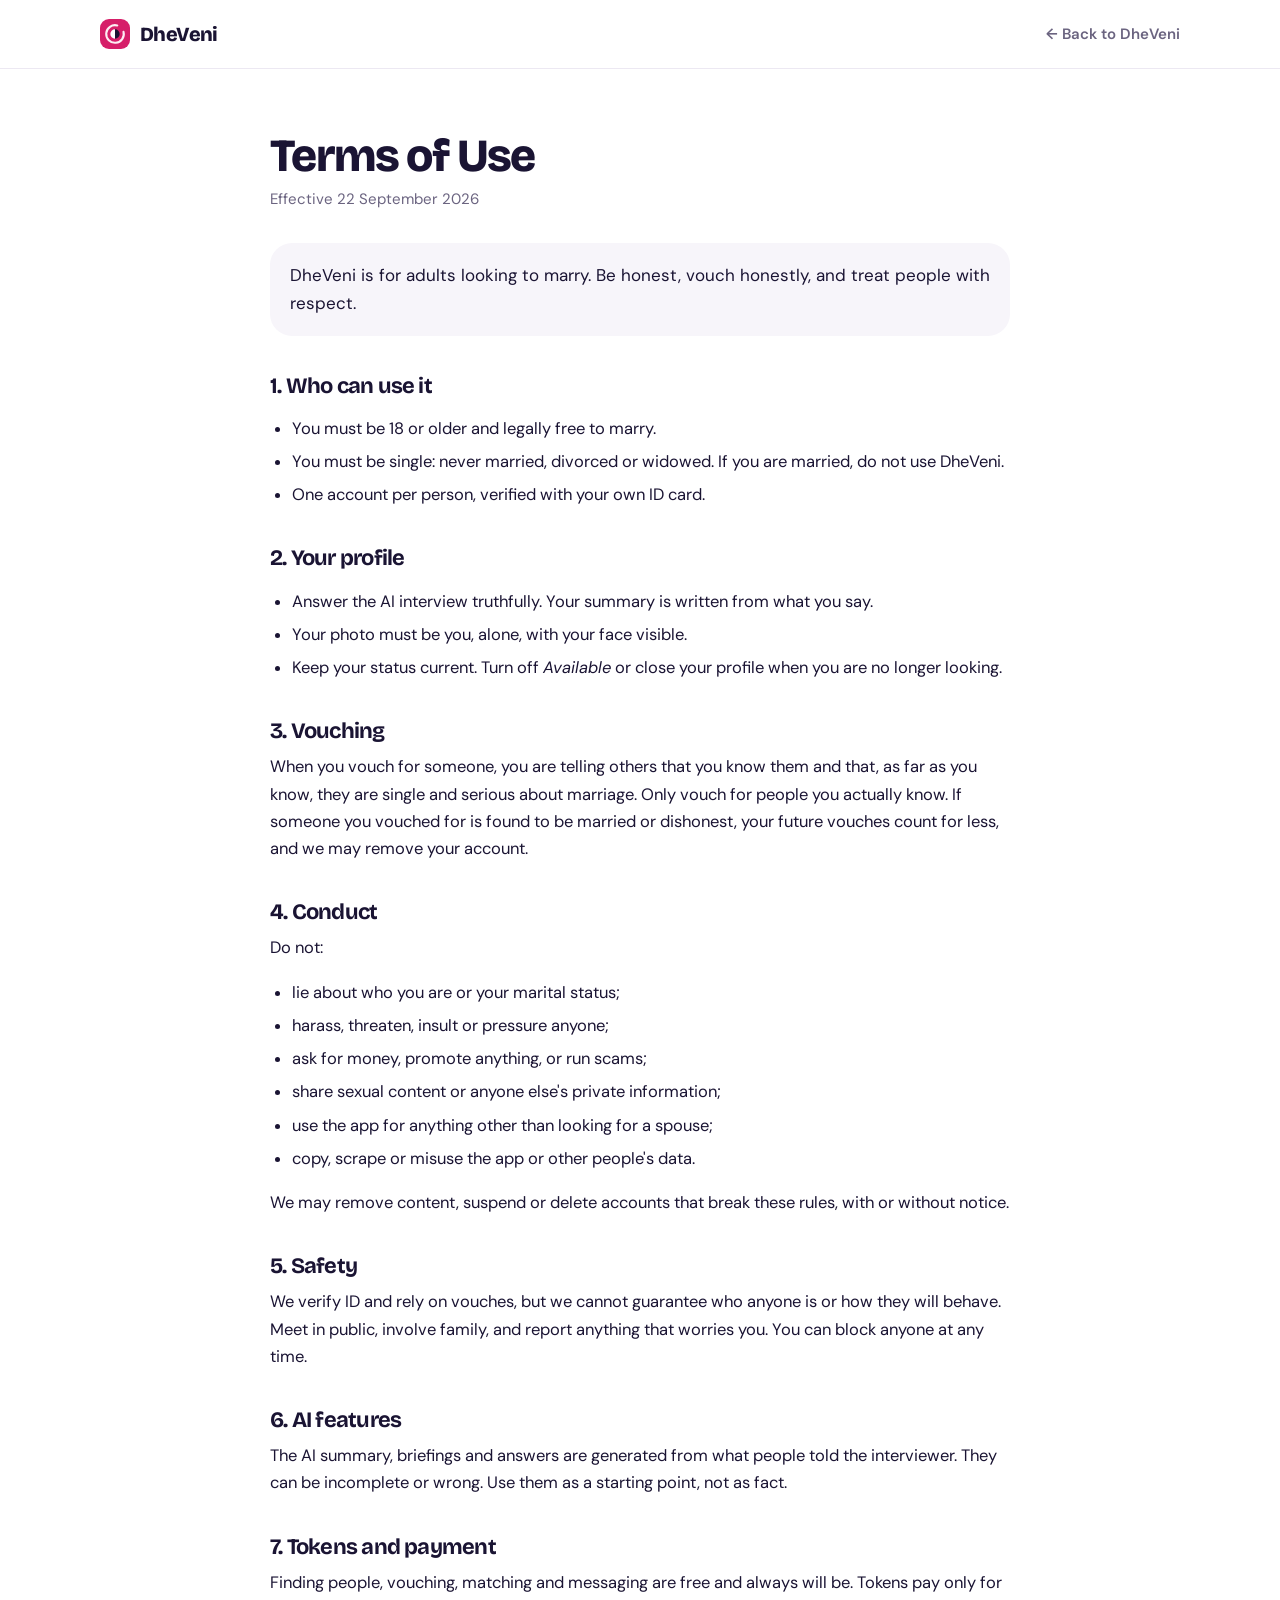
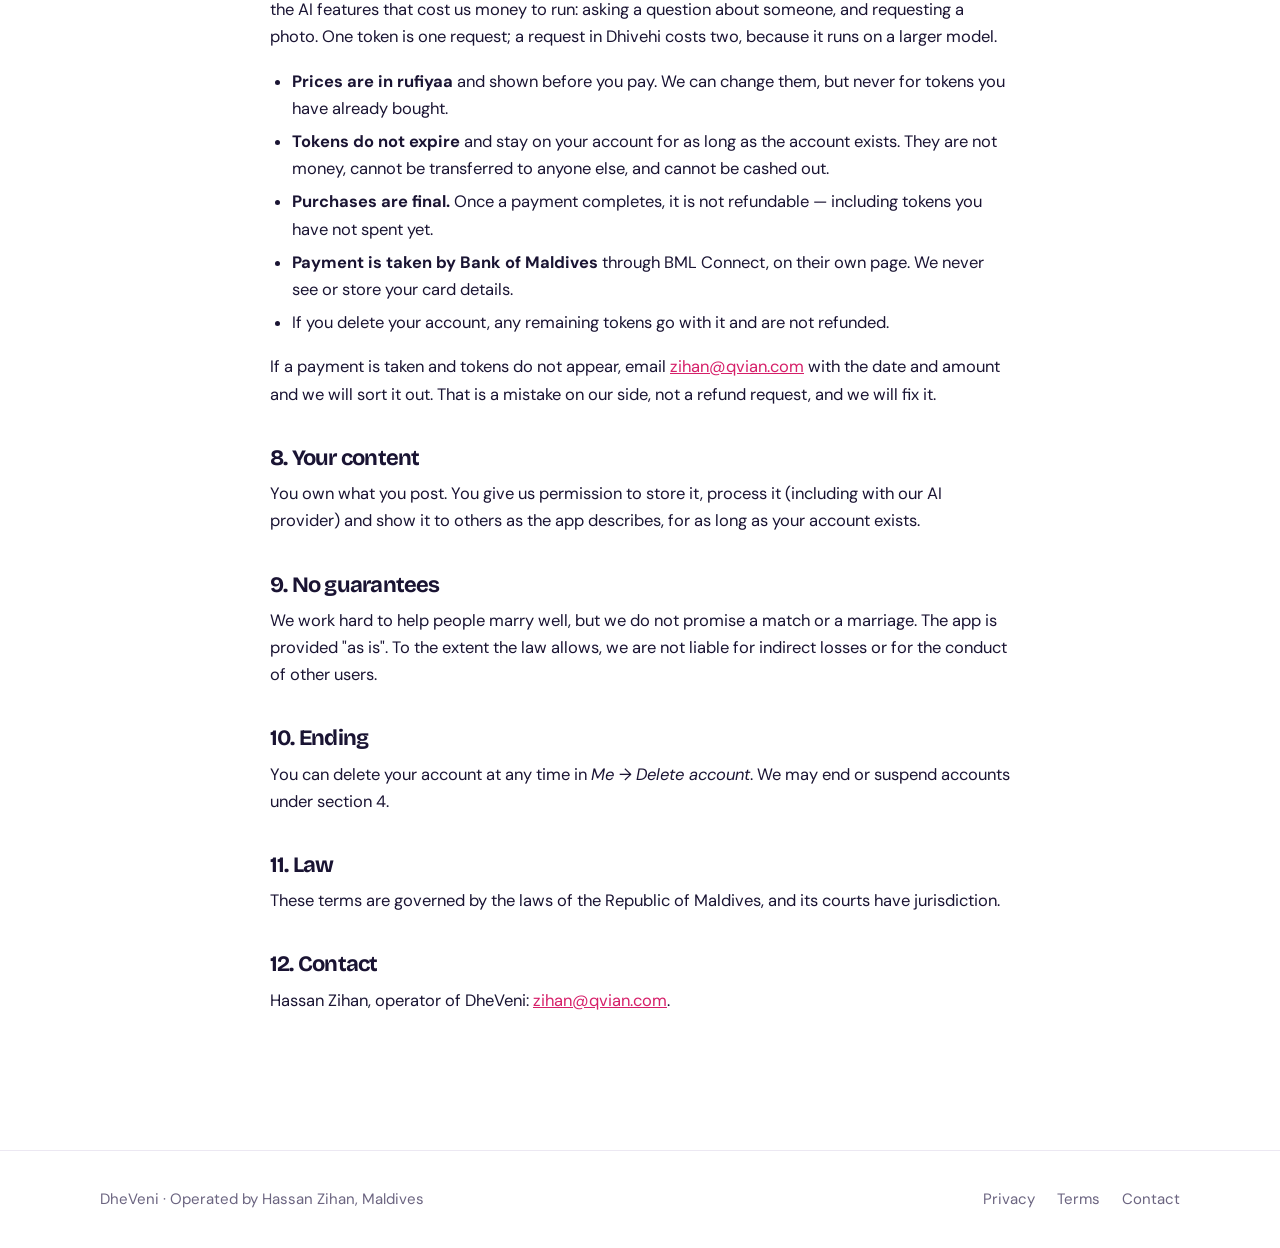
<file: terms.html>
<!doctype html>
<html lang="en">
<head>
<meta charset="utf-8">
<meta name="viewport" content="width=device-width, initial-scale=1, viewport-fit=cover">
<title>Terms of Service — DheVeni</title>
<meta name="description" content="The rules for using DheVeni.">
<link rel="canonical" href="https://www.dheveni.com/terms">
<meta name="robots" content="index, follow, max-image-preview:large">
<meta name="theme-color" content="#ffffff">
<meta name="color-scheme" content="light">
<meta name="apple-mobile-web-app-title" content="DheVeni">

<!-- icons -->
<link rel="icon" href="/icons/favicon.svg" type="image/svg+xml">
<link rel="icon" href="/icons/favicon.ico" sizes="48x48">
<link rel="apple-touch-icon" href="/icons/icon-180.png">
<link rel="manifest" href="/site.webmanifest">

<!-- sharing -->
<meta property="og:site_name" content="DheVeni">
<meta property="og:type" content="website">
<meta property="og:locale" content="en_US">
<meta property="og:locale:alternate" content="dv_MV">
<meta property="og:url" content="https://www.dheveni.com/terms">
<meta property="og:title" content="DheVeni Terms of Service">
<meta property="og:description" content="The rules for using DheVeni.">
<meta property="og:image" content="https://www.dheveni.com/og.png">
<meta property="og:image:width" content="1200">
<meta property="og:image:height" content="630">
<meta property="og:image:alt" content="DheVeni — marriage, through people who know you.">
<meta name="twitter:card" content="summary_large_image">
<meta name="twitter:title" content="DheVeni Terms of Service">
<meta name="twitter:description" content="The rules for using DheVeni.">
<meta name="twitter:image" content="https://www.dheveni.com/og.png">

<!-- type -->
<link rel="preconnect" href="https://fonts.googleapis.com">
<link rel="preconnect" href="https://fonts.gstatic.com" crossorigin>
<link rel="stylesheet" href="https://fonts.googleapis.com/css2?family=Bricolage+Grotesque:opsz,wght@12..96,700;12..96,800&family=DM+Sans:wght@400;500;600;700&display=swap">
<link rel="stylesheet" href="site.css">
</head>
<body>

<header class="nav stuck">
  <div class="wrap row">
    <a class="brand" href="/" style="color:var(--ink)">
      <img class="mark" src="/icons/favicon.svg" width="30" height="30" alt="" decoding="async">
      DheVeni
    </a>
    <a class="backlink" href="/">&larr; Back to DheVeni</a>
  </div>
</header>

<div class="wrap">
  <div class="doc">
<h1>Terms of Use</h1>
<p class="meta">Effective 22 September 2026</p>

<div class="box">DheVeni is for adults looking to marry. Be honest, vouch honestly, and treat people with respect.</div>

<h2>1. Who can use it</h2>
<ul>
<li>You must be 18 or older and legally free to marry.</li>
<li>You must be single: never married, divorced or widowed. If you are married, do not use DheVeni.</li>
<li>One account per person, verified with your own ID card.</li>
</ul>

<h2>2. Your profile</h2>
<ul>
<li>Answer the AI interview truthfully. Your summary is written from what you say.</li>
<li>Your photo must be you, alone, with your face visible.</li>
<li>Keep your status current. Turn off <em>Available</em> or close your profile when you are no longer looking.</li>
</ul>

<h2>3. Vouching</h2>
<p>When you vouch for someone, you are telling others that you know them and that, as far as you know, they are single and serious about marriage. Only vouch for people you actually know. If someone you vouched for is found to be married or dishonest, your future vouches count for less, and we may remove your account.</p>

<h2>4. Conduct</h2>
<p>Do not:</p>
<ul>
<li>lie about who you are or your marital status;</li>
<li>harass, threaten, insult or pressure anyone;</li>
<li>ask for money, promote anything, or run scams;</li>
<li>share sexual content or anyone else's private information;</li>
<li>use the app for anything other than looking for a spouse;</li>
<li>copy, scrape or misuse the app or other people's data.</li>
</ul>
<p>We may remove content, suspend or delete accounts that break these rules, with or without notice.</p>

<h2>5. Safety</h2>
<p>We verify ID and rely on vouches, but we cannot guarantee who anyone is or how they will behave. Meet in public, involve family, and report anything that worries you. You can block anyone at any time.</p>

<h2>6. AI features</h2>
<p>The AI summary, briefings and answers are generated from what people told the interviewer. They can be incomplete or wrong. Use them as a starting point, not as fact.</p>

<h2>7. Tokens and payment</h2>
<p>Finding people, vouching, matching and messaging are free and always will be. Tokens pay only for the AI features that cost us money to run: asking a question about someone, and requesting a photo. One token is one request; a request in Dhivehi costs two, because it runs on a larger model.</p>
<ul>
  <li><b>Prices are in rufiyaa</b> and shown before you pay. We can change them, but never for tokens you have already bought.</li>
  <li><b>Tokens do not expire</b> and stay on your account for as long as the account exists. They are not money, cannot be transferred to anyone else, and cannot be cashed out.</li>
  <li><b>Purchases are final.</b> Once a payment completes, it is not refundable — including tokens you have not spent yet.</li>
  <li><b>Payment is taken by Bank of Maldives</b> through BML Connect, on their own page. We never see or store your card details.</li>
  <li>If you delete your account, any remaining tokens go with it and are not refunded.</li>
</ul>
<p>If a payment is taken and tokens do not appear, email <a href="mailto:zihan@qvian.com">zihan@qvian.com</a> with the date and amount and we will sort it out. That is a mistake on our side, not a refund request, and we will fix it.</p>

<h2>8. Your content</h2>
<p>You own what you post. You give us permission to store it, process it (including with our AI provider) and show it to others as the app describes, for as long as your account exists.</p>

<h2>9. No guarantees</h2>
<p>We work hard to help people marry well, but we do not promise a match or a marriage. The app is provided "as is". To the extent the law allows, we are not liable for indirect losses or for the conduct of other users.</p>

<h2>10. Ending</h2>
<p>You can delete your account at any time in <em>Me → Delete account</em>. We may end or suspend accounts under section 4.</p>

<h2>11. Law</h2>
<p>These terms are governed by the laws of the Republic of Maldives, and its courts have jurisdiction.</p>

<h2>12. Contact</h2>
<p>Hassan Zihan, operator of DheVeni: <a href="mailto:zihan@qvian.com">zihan@qvian.com</a>.</p>
  </div>
</div>
<footer>
  <div class="wrap row">
    <div>DheVeni &middot; Operated by Hassan Zihan, Maldives</div>
    <div class="flinks">
      <a href="/privacy">Privacy</a>
      <a href="/terms">Terms</a>
      <a href="mailto:zihan@qvian.com">Contact</a>
    </div>
  </div>
</footer>
</body>
</html>
</file>
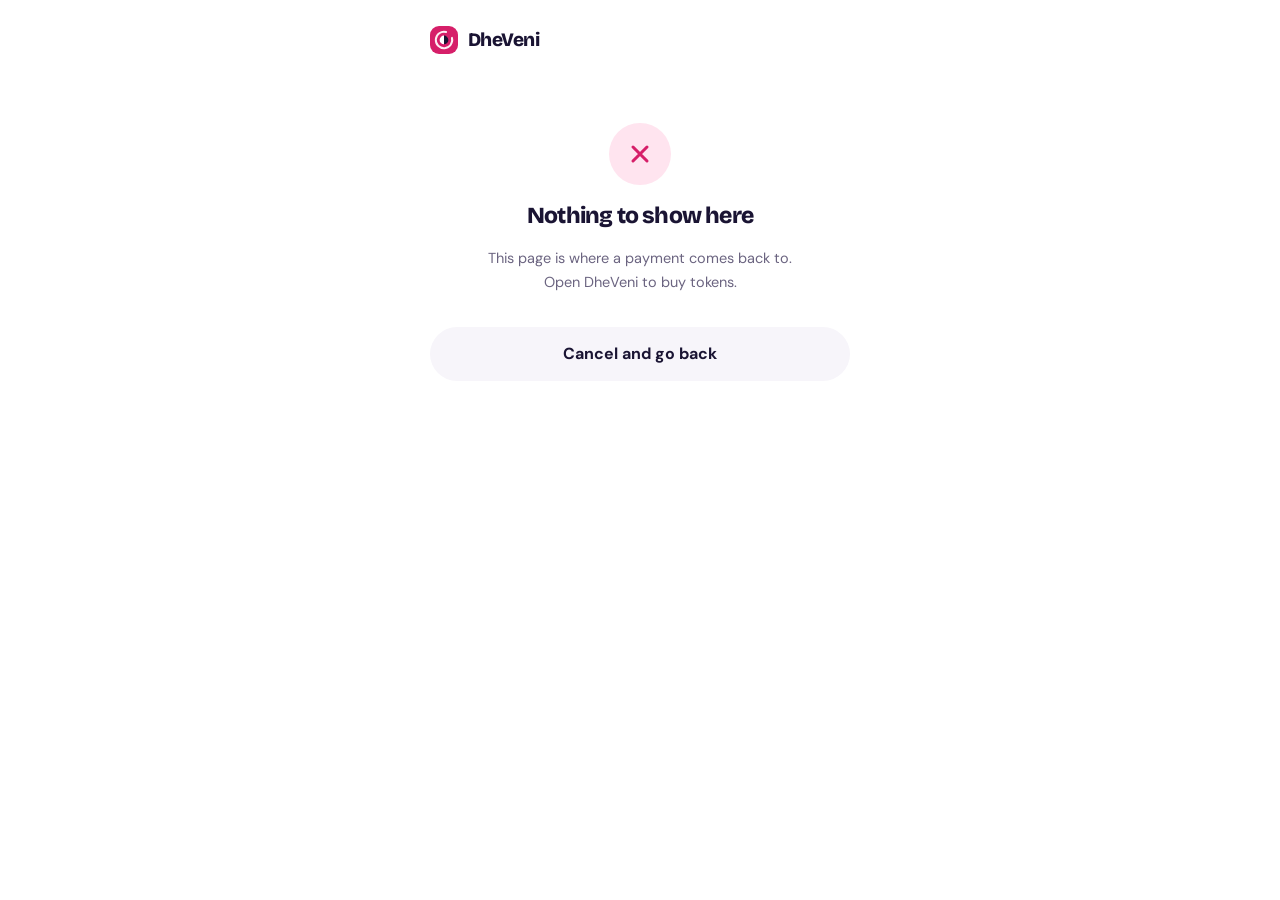
<file: buy/result.html>
<!doctype html>
<html lang="en">
<head>
<meta charset="utf-8">
<meta name="viewport" content="width=device-width, initial-scale=1, viewport-fit=cover">
<title>Payment — DheVeni</title>
<meta name="robots" content="noindex, nofollow">
<meta name="theme-color" content="#ffffff">
<meta name="color-scheme" content="light">
<meta name="referrer" content="no-referrer">
<link rel="icon" href="/icons/favicon.svg" type="image/svg+xml">
<link rel="preconnect" href="https://fonts.googleapis.com">
<link rel="preconnect" href="https://fonts.gstatic.com" crossorigin>
<link rel="stylesheet" href="https://fonts.googleapis.com/css2?family=Bricolage+Grotesque:opsz,wght@12..96,700;12..96,800&family=DM+Sans:wght@400;500;600;700&display=swap">
<link rel="stylesheet" href="/site.css">
<link rel="stylesheet" href="/checkout.css">
</head>
<body>

<main class="co">
  <a class="co-brand" href="/">
    <img class="mark" src="/icons/favicon.svg" width="28" height="28" alt="" decoding="async">
    DheVeni
  </a>

  <!-- waiting on the webhook -->
  <section id="checking" class="state">
    <div class="ring"></div>
    <h1>Confirming with your bank…</h1>
    <p>This usually takes a few seconds.</p>
  </section>

  <!-- paid -->
  <section id="ok" class="state" hidden>
    <div class="disc ok">
      <svg width="30" height="30" viewBox="0 0 24 24" fill="none" stroke="#08875A" stroke-width="2.6" stroke-linecap="round" stroke-linejoin="round"><path d="M20 6 9 17l-5-5"/></svg>
    </div>
    <h1>Payment received</h1>
    <p id="ok-body">Your tokens have been added.</p>
    <div class="bal"><b id="ok-balance">—</b><span>tokens</span></div>
    <div class="acts">
      <a class="b b-1" id="ok-open" href="dheveni://tokens">Go to DheVeni</a>
    </div>
    <p class="count">Returning you to the app in <b id="count">10</b>s</p>
  </section>

  <!-- taking longer than the page wants to wait -->
  <section id="slow" class="state" hidden>
    <div class="disc wait">
      <svg width="28" height="28" viewBox="0 0 24 24" fill="none" stroke="#7A5500" stroke-width="2.4" stroke-linecap="round" stroke-linejoin="round"><circle cx="12" cy="12" r="9"/><path d="M12 7v5l3 2"/></svg>
    </div>
    <h1>Still confirming</h1>
    <p>Your bank hasn’t finished yet. Nothing is lost — your tokens will appear in the app as soon as it does.</p>
    <div class="acts">
      <a class="b b-1" href="dheveni://tokens">Go to DheVeni</a>
      <button class="b b-ghost" id="keep" type="button">Keep waiting</button>
    </div>
  </section>

  <!-- declined, cancelled, or never started -->
  <section id="bad" class="state" hidden>
    <div class="disc bad">
      <svg width="28" height="28" viewBox="0 0 24 24" fill="none" stroke="#D61F69" stroke-width="2.6" stroke-linecap="round" stroke-linejoin="round"><path d="M18 6 6 18M6 6l12 12"/></svg>
    </div>
    <h1 id="bad-title">Payment failed</h1>
    <p id="bad-body">Your card was not charged.</p>
    <div class="why" id="why" hidden>
      <b>What the bank said</b>
      <p id="why-text"></p>
    </div>
    <div class="acts">
      <button class="b b-1" id="again" type="button">Try again</button>
      <a class="b b-ghost" href="dheveni://tokens">Cancel and go back</a>
    </div>
  </section>
</main>

<script>
const FN = 'https://grimmtwlczogccnbgiei.supabase.co/functions/v1';
const $ = (id) => document.getElementById(id);
const show = (id) => ['checking','ok','slow','bad'].forEach((s) => { $(s).hidden = s !== id; });

async function post(fn, body) {
  const r = await fetch(`${FN}/${fn}`, {
    method: 'POST', headers: { 'Content-Type': 'application/json' }, body: JSON.stringify(body),
  });
  const d = await r.json().catch(() => ({}));
  if (!r.ok) throw Object.assign(new Error(d.error || 'failed'), { code: d.error });
  return d;
}

// The result token comes back from BML in the fragment. Same reasoning as the
// checkout page: strip it before anything can read it out of the address bar.
const rt = new URLSearchParams(location.hash.slice(1)).get('rt');
history.replaceState(null, '', location.pathname);

const TERMINAL_FAIL = ['FAILED', 'DECLINED', 'EXPIRED', 'VOIDED', 'ERROR'];

function fail(state, reason) {
  const cancelled = state === 'CANCELLED' || state === 'CANCELED';
  $('bad-title').textContent = cancelled ? 'Payment cancelled' : 'Payment failed';
  $('bad-body').textContent = cancelled
    ? 'You stopped before paying. Nothing was charged.'
    : 'Your card was not charged.';
  // Only quote the bank when the bank actually said something. An empty box
  // implying a reason we do not have is worse than no box.
  if (reason) { $('why-text').textContent = reason; $('why').hidden = false; }
  else { $('why').hidden = true; }
  show('bad');
}

function succeeded(d) {
  $('ok-body').textContent = d.tokens
    ? `${d.tokens} tokens added to your account.`
    : 'Your tokens have been added.';
  $('ok-balance').textContent = d.balance;
  show('ok');

  // Ten seconds, then home. The button skips the wait; any interaction stops
  // the clock, because a countdown that fires while someone is still reading
  // is a countdown that stole the page.
  let n = 10;
  const tick = setInterval(() => {
    $('count').textContent = --n;
    if (n <= 0) { clearInterval(tick); location.href = `dheveni://tokens?paid=${d.payment_id}`; }
  }, 1000);
  const stop = () => clearInterval(tick);
  $('ok-open').addEventListener('click', stop);
  addEventListener('pointerdown', stop, { once: true });
  addEventListener('keydown', stop, { once: true });
  $('ok-open').href = `dheveni://tokens?paid=${d.payment_id}`;
}

let tries = 0;
async function poll() {
  try {
    const d = await post('checkout-status', { result: rt });
    if (d.state === 'CONFIRMED') return succeeded(d);
    if (TERMINAL_FAIL.includes(d.state) || d.state === 'CANCELLED') return fail(d.state, d.reason);
  } catch (e) {
    if (e.code === 'session_expired' || e.code === 'unknown_payment') {
      $('bad-title').textContent = 'We lost track of this payment';
      $('bad-body').textContent = 'Open DheVeni to check your balance. If you were charged, your tokens are there.';
      $('again').hidden = true;
      $('why').hidden = true;
      return show('bad');
    }
  }
  // Still in flight. BML leaves a transaction non-terminal for a while, and a
  // decline looks exactly like this until their side finishes, so waiting is
  // the only honest thing to do.
  if (++tries >= 20) return show('slow');
  setTimeout(poll, 1500);
}

$('keep').onclick = () => { tries = 0; show('checking'); poll(); };

$('again').onclick = async () => {
  show('checking');
  $('checking').querySelector('h1').textContent = 'Connecting you to BML';
  $('checking').querySelector('p').textContent = 'Setting up your payment. Do not close this page.';
  try {
    const out = await post('checkout-start', { result: rt });
    location.replace(out.payment_url);
  } catch (e) {
    fail('ERROR', e.code === 'too_many_attempts'
      ? 'Too many attempts in the last hour. Try again later.'
      : 'We could not reach BML. Nothing has been charged.');
  }
};

if (!rt) {
  $('bad-title').textContent = 'Nothing to show here';
  $('bad-body').textContent = 'This page is where a payment comes back to. Open DheVeni to buy tokens.';
  $('again').hidden = true;
  show('bad');
} else {
  poll();
}
</script>
</body>
</html>
</file>
<file: checkout.css>
/* The checkout. Loads site.css first for the tokens and the type, then adds the
   pieces only this flow needs. Nothing here redefines a token: if the app's pink
   changes, it changes in one place.

   Light only, like the app and the rest of the site. */

/* The UA's [hidden] rule is display:none at UA priority, which any author class
   beats — .state{display:grid} was showing every step of the flow at once. The
   page toggles sections with el.hidden, so that has to win outright. */
[hidden]{display:none !important}

.co{max-width:460px; margin:0 auto; padding:24px 20px 56px; min-height:70vh}
.co-brand{display:flex; align-items:center; gap:10px; font-family:"Bricolage Grotesque",sans-serif;
  font-weight:800; font-size:19px; letter-spacing:-.03em; color:var(--ink); text-decoration:none; margin-bottom:28px}

.greet{font-family:"Bricolage Grotesque",sans-serif; font-weight:800; font-size:clamp(24px,6vw,30px);
  letter-spacing:-.04em; line-height:1.12; color:var(--ink); text-wrap:balance}
.greet-s{color:var(--muted); font-size:15px; margin-top:7px}

/* chosen package, with a way out of it */
.packbar{display:flex; align-items:center; gap:12px; border:1.5px solid var(--line);
  border-radius:18px; padding:14px 15px; margin-top:24px}
.packbar .ic{width:38px; height:38px; border-radius:12px; background:var(--lilac-tint);
  display:grid; place-items:center; flex:none}
.packbar .t{flex:1; min-width:0}
.packbar .t b{display:block; font-size:15.5px; font-weight:700; color:var(--ink)}
.packbar .t span{font-size:12.5px; color:var(--muted)}
.chg{border:1.5px solid var(--line); background:#fff; border-radius:100px; padding:7px 14px;
  font-size:12.5px; font-weight:700; color:var(--pink); cursor:pointer; font-family:inherit;
  transition:background .18s var(--ease), border-color .18s var(--ease)}
.chg:hover{background:var(--pink-tint); border-color:var(--pink-tint)}

/* the picker, shown in place of the bar */
.picker{display:grid; gap:10px; margin-top:24px}
.opt{display:flex; align-items:center; gap:12px; width:100%; text-align:left; cursor:pointer;
  border:1.5px solid var(--line); background:#fff; border-radius:18px; padding:15px;
  font-family:inherit; transition:border-color .18s var(--ease), background .18s var(--ease)}
.opt:hover{border-color:var(--pink)}
.opt[aria-pressed="true"]{border-color:var(--pink); background:var(--pink-tint)}
.opt .t{flex:1; min-width:0}
.opt .t b{display:block; font-size:16px; font-weight:700; color:var(--ink)}
.opt .t span{font-size:12.5px; color:var(--muted)}
.opt .p{font-family:"Bricolage Grotesque",sans-serif; font-weight:800; font-size:18px;
  letter-spacing:-.03em; color:var(--ink)}
.save{display:inline-block; background:var(--pink); color:#fff; border-radius:100px;
  padding:2px 8px; font-size:10px; font-weight:700; letter-spacing:.04em; margin-left:7px; vertical-align:2px}

.total{display:flex; justify-content:space-between; align-items:baseline; gap:12px;
  margin-top:22px; padding-top:18px; border-top:1px solid var(--line)}
.total span{font-size:13.5px; color:var(--muted); font-weight:600}
.total b{font-family:"Bricolage Grotesque",sans-serif; font-weight:800;
  font-size:clamp(26px,7vw,32px); letter-spacing:-.04em; color:var(--ink)}

/* agreement */
.terms{display:flex; gap:12px; align-items:flex-start; margin-top:22px; cursor:pointer}
.terms input{position:absolute; opacity:0; width:1px; height:1px}
.box{width:22px; height:22px; border-radius:7px; border:1.5px solid #D2CCDE; flex:none; margin-top:1px;
  display:grid; place-items:center; transition:background .15s var(--ease), border-color .15s var(--ease)}
.box svg{opacity:0; transition:opacity .15s var(--ease)}
.terms input:checked + .box{background:var(--pink); border-color:var(--pink)}
.terms input:checked + .box svg{opacity:1}
.terms input:focus-visible + .box{outline:2px solid var(--pink); outline-offset:3px}
.terms p{font-size:13.5px; color:var(--muted); line-height:1.5}
.terms a{color:var(--pink)}

.co .b{width:100%; margin-top:20px}
.b[disabled],.b[aria-disabled="true"]{background:var(--line); color:#918AA6; box-shadow:none;
  cursor:not-allowed; transform:none}
.b[disabled]:hover{transform:none; box-shadow:none; background:var(--line)}
.b-ghost{background:var(--soft); color:var(--ink); margin-top:10px}
.b-ghost:hover{background:var(--line)}

.secured{display:flex; align-items:center; justify-content:center; gap:7px; margin-top:14px;
  font-size:12.5px; color:var(--muted)}

/* one-thing-at-a-time states */
.state{display:grid; place-items:center; text-align:center; gap:12px; padding-block:40px}
.state h1{font-family:"Bricolage Grotesque",sans-serif; font-weight:800; font-size:23px;
  letter-spacing:-.035em; color:var(--ink); margin:0}
.state p{font-size:14.5px; color:var(--muted); max-width:32ch}
.ring{width:54px; height:54px; border-radius:50%; border:3px solid var(--line);
  border-top-color:var(--pink); animation:spin 1s linear infinite}
@keyframes spin{to{transform:rotate(360deg)}}
.disc{width:62px; height:62px; border-radius:50%; display:grid; place-items:center}
.disc.ok{background:var(--green-tint)}
.disc.bad{background:var(--pink-tint)}
.disc.wait{background:var(--yellow-tint)}

.bal{width:100%; background:var(--lilac-tint); border-radius:24px; padding:22px; text-align:center; margin-top:6px}
.bal b{display:block; font-family:"Bricolage Grotesque",sans-serif; font-weight:800;
  font-size:48px; line-height:1; color:var(--ink)}
.bal span{font-size:12.5px; font-weight:700; color:var(--lilac)}

/* what the bank actually said — quoted, not paraphrased */
.why{width:100%; background:var(--soft); border-radius:16px; padding:14px 16px; text-align:left; margin-top:2px}
.why b{display:block; font-size:10.5px; font-weight:700; letter-spacing:.09em; text-transform:uppercase;
  color:#918AA6; margin-bottom:5px}
.why p{font-size:13.5px; color:var(--ink); max-width:none}

.count{font-size:13px; color:var(--muted); margin-top:4px}
.count b{color:var(--ink); font-variant-numeric:tabular-nums}

.acts{width:100%}

@media (prefers-reduced-motion:reduce){
  .ring{animation:none; border-top-color:var(--line); border-right-color:var(--pink)}
}
</file>
<file: site.css>
/* DheVeni — dheveni.com
   The marketing site runs on the app's design system, not its own. Tokens are
   lifted straight from tailwind.config.js / src/lib/theme.ts. If a colour or a
   radius changes in the app, change it here too — the point is that the site
   and the product look like one thing.

   The app has no dark theme, so neither does this. A dark site marketing a
   light app is the mismatch we just removed. */

/* Thaana, from MV Aammu FK. The unicode-range means the browser only fetches
   it when there is Thaana on the page, and Latin falls through to DM Sans —
   so "MV Aammu" can sit at the front of every stack. */
@font-face{
  font-family:"MV Aammu";
  src:url("fonts/mv-aammu.woff2") format("woff2");
  font-weight:400 700;
  font-display:swap;
  unicode-range:U+0780-07BF, U+060C, U+061F, U+0640;
}

:root{
  /* app tokens */
  --ink:#1A1433;
  --muted:#6B6480;
  --line:#ECE8F2;
  --soft:#F7F5FA;
  --white:#fff;

  --pink:#D61F69;      --pink-tint:#FFE4EF;   --pink-deep:#A3134F;
  --blue:#2D5BFF;      --blue-tint:#E4EBFF;   --blue-deep:#1E3FB8;
  --green:#08875A;     --green-tint:#DDF7EA;  --green-deep:#066B47;
  --lilac:#6B3FE0;     --lilac-tint:#EEE7FF;  --lilac-deep:#4E27B5;
  --yellow-tint:#FFF2C6; --yellow-deep:#7A5500;
  --orange-tint:#FFE6D6; --orange-deep:#9A3F0A;

  /* app radii */
  --r-card:24px;
  --r-tile:22px;
  --r-bubble:20px;

  --shadow:0 1px 2px rgba(26,20,51,.04), 0 12px 32px -12px rgba(26,20,51,.14);
  --shadow-lg:0 2px 4px rgba(26,20,51,.05), 0 40px 80px -28px rgba(26,20,51,.30);
  --ease:cubic-bezier(.22,.61,.36,1);
}

*{box-sizing:border-box}
html{scroll-behavior:smooth}
body{
  margin:0; background:var(--white); color:var(--ink);
  font:400 17px/1.65 "MV Aammu","DM Sans",ui-sans-serif,system-ui,sans-serif;
  -webkit-font-smoothing:antialiased;
  overflow-x:hidden;
}
h1,h2,h3,.display{
  font-family:"MV Aammu","Bricolage Grotesque","DM Sans",system-ui,sans-serif;
  font-weight:800; letter-spacing:-.035em; margin:0;
}
p{margin:0}
::selection{background:var(--pink-tint); color:var(--pink-deep)}
a:focus-visible,button:focus-visible{outline:2px solid var(--pink); outline-offset:3px; border-radius:8px}

.wrap{max-width:1120px; margin:0 auto; padding-inline:20px}

/* Dhivehi runs right to left and wants more line height than Latin. */
.dv{direction:rtl; text-align:right; line-height:1.95; font-family:"MV Aammu",serif}

/* ---------- scroll reveal ---------- */
.rise{opacity:0; transform:translateY(18px); transition:opacity .7s var(--ease), transform .7s var(--ease)}
.rise.in{opacity:1; transform:none}

/* ---------- nav ---------- */
.nav{
  position:sticky; top:0; z-index:50;
  background:rgba(255,255,255,.92); backdrop-filter:blur(16px) saturate(1.3);
  border-bottom:1px solid transparent; transition:border-color .3s var(--ease);
}
.nav.stuck{border-bottom-color:var(--line)}
.nav .row{display:flex; align-items:center; justify-content:space-between; gap:16px; height:68px}
.brand{display:flex; align-items:center; gap:10px; font-family:"Bricolage Grotesque",sans-serif;
  font-weight:800; font-size:20px; letter-spacing:-.03em; color:var(--ink); text-decoration:none}
.mark{border-radius:9px; display:block}
.navlinks{display:flex; gap:26px}
.navlinks a{color:var(--muted); text-decoration:none; font-size:15px; font-weight:500; transition:color .2s var(--ease)}
.navlinks a:hover{color:var(--ink)}
/* inline styles here would beat the mobile media query, so it is a class */
.nav-cta{height:44px; padding:0 20px; font-size:15px}

/* ---------- buttons (app: h-54, fully round, bold 16) ---------- */
.b{display:inline-flex; align-items:center; justify-content:center; gap:9px; height:54px; padding:0 26px;
  border-radius:100px; font-weight:700; font-size:16px; text-decoration:none; border:0; cursor:pointer;
  font-family:inherit; transition:transform .18s var(--ease), box-shadow .18s var(--ease), background .18s var(--ease)}
.b-1{background:var(--pink); color:#fff; box-shadow:0 8px 22px -8px rgba(214,31,105,.65)}
.b-1:hover{transform:translateY(-2px); box-shadow:0 14px 30px -10px rgba(214,31,105,.7)}
.b-2{background:var(--soft); color:var(--ink)}
.b-2:hover{transform:translateY(-2px); background:var(--line)}
.b:active{transform:translateY(0)}
.b svg{flex:none}

/* chips, straight from the app */
.chip{display:inline-flex; align-items:center; gap:6px; height:38px; padding:0 16px; border-radius:100px;
  border:1px solid var(--line); background:#fff; font-size:14px; font-weight:600; color:var(--ink)}
.chip.on{background:var(--pink); border-color:var(--pink); color:#fff}

/* ---------- hero ---------- */
.hero{position:relative; padding-block:56px 72px}
.hero::before{
  /* simple gradient wash in the app's tints — no dark panel, no hard edge */
  content:""; position:absolute; inset:-130px 0 auto 0; height:900px; z-index:-1;
  background:
    radial-gradient(56% 50% at 8% 2%, #FFD3E5 0%, rgba(255,211,229,0) 62%),
    radial-gradient(54% 52% at 92% -4%, #E6DBFF 0%, rgba(230,219,255,0) 64%),
    radial-gradient(60% 46% at 58% 40%, #DCE5FF 0%, rgba(220,229,255,0) 66%);
}
.hero-grid{display:grid; grid-template-columns:1.06fr .94fr; gap:44px; align-items:center}
.kicker{display:inline-flex; align-items:center; gap:8px; background:#fff; border:1px solid var(--line);
  color:var(--pink-deep); padding:7px 15px; border-radius:100px; font-size:13px; font-weight:700; box-shadow:var(--shadow)}
.hero h1{font-size:clamp(40px,5.6vw,64px); line-height:1.02; margin:22px 0 0; text-wrap:balance}
.hero h1 em{font-style:normal; color:var(--pink)}
.lede{font-size:19px; color:var(--muted); margin-top:20px; max-width:34em}
.cta{display:flex; gap:12px; margin-top:30px; flex-wrap:wrap}
.note{margin-top:16px; font-size:14px; color:var(--muted)}

/* ---------- phone ---------- */
/* Flat and face-on. The tilted version read as a stock render, and its
   projected height overran the section, which is what was cutting the bottom
   bezel off. Nothing here transforms on any axis but Y. */
.stage{display:grid; place-items:center}
.phone{
  position:relative; width:300px; height:614px; border-radius:48px; padding:10px;
  background:#1A1433;
  box-shadow:0 2px 6px rgba(26,20,51,.06), 0 28px 60px -26px rgba(26,20,51,.32);
  animation:float 7s ease-in-out infinite;
}
@keyframes float{0%,100%{transform:translateY(0)} 50%{transform:translateY(-10px)}}
.screen{position:relative; width:100%; height:100%; border-radius:38px; overflow:hidden; background:#fff}
.notch{position:absolute; top:9px; left:50%; transform:translateX(-50%); width:94px; height:26px;
  border-radius:100px; background:#15102A; z-index:5}
.status{display:flex; justify-content:space-between; align-items:center; padding:13px 20px 2px;
  font-size:11.5px; font-weight:700; color:var(--ink)}
.status .dots{display:flex; gap:3px; align-items:center}
.status .dots i{width:4px; height:4px; border-radius:50%; background:var(--ink); display:block}

/* the screens cycle; only one is shown at a time */
.views{position:absolute; inset:0; top:34px; bottom:58px}
.view{position:absolute; inset:0; padding:6px 0 0; opacity:0; transform:translateY(10px) scale(.985);
  transition:opacity .6s var(--ease), transform .6s var(--ease); pointer-events:none}
.view.on{opacity:1; transform:none}

.ph-h{display:flex; align-items:center; justify-content:space-between; padding:6px 16px 10px}
.ph-h b{font-family:"Bricolage Grotesque",sans-serif; font-weight:800; font-size:23px; letter-spacing:-.04em}
.ico{width:34px; height:34px; border-radius:50%; background:var(--soft); display:grid; place-items:center}
.ph-chips{display:flex; gap:7px; padding:0 16px 12px}
.ph-chips .chip{height:31px; padding:0 12px; font-size:12px}

.pcard{display:flex; gap:11px; margin:0 13px 10px; padding:11px; border-radius:var(--r-card)}
.pcard .thumb{width:74px; height:96px; border-radius:16px; flex:none; display:grid; place-items:center;
  font-family:"Bricolage Grotesque",sans-serif; font-weight:800; font-size:26px}
.pcard .bd{flex:1; min-width:0; display:flex; flex-direction:column; gap:4px}
.pcard .nm{display:flex; justify-content:space-between; align-items:baseline; gap:8px}
.pcard .nm b{font-family:"Bricolage Grotesque",sans-serif; font-weight:700; font-size:16px; letter-spacing:-.03em}
.pcard .nm span{font-size:11px; font-weight:600; color:var(--muted)}
.pcard p{font-size:12px; line-height:1.42; color:var(--ink); opacity:.86}
.pill{display:inline-flex; align-items:center; gap:4px; align-self:flex-start; margin-top:auto;
  background:rgba(255,255,255,.72); border-radius:100px; padding:3px 9px; font-size:10.5px; font-weight:700; color:var(--green-deep)}

/* chat view */
.ph-bar{display:flex; align-items:center; gap:9px; padding:6px 14px 10px}
.ph-bar .av{width:32px; height:32px; border-radius:50%; display:grid; place-items:center; font-size:12px; font-weight:700}
.ph-bar b{font-size:14px; font-weight:700}
.guard{display:flex; align-items:center; gap:7px; margin:0 14px 10px; padding:7px 12px; border-radius:100px;
  background:var(--blue-tint); color:var(--blue-deep); font-size:11px; font-weight:600}
.bub{max-width:78%; padding:9px 13px; border-radius:var(--r-bubble); font-size:12.5px; line-height:1.45; margin:0 14px 7px}
.bub.them{background:var(--soft); border-bottom-left-radius:6px}
.bub.me{background:var(--pink-tint); border-bottom-right-radius:6px; margin-left:auto}
.bub.gd{background:var(--blue-tint); border:1px solid rgba(45,91,255,.25); border-bottom-left-radius:6px}
.bub .who{display:block; font-size:9.5px; font-weight:800; letter-spacing:.09em; text-transform:uppercase;
  opacity:.6; margin-bottom:3px}
.composer{position:absolute; left:14px; right:14px; bottom:8px; display:flex; align-items:center; gap:7px;
  border:1px solid var(--line); border-radius:26px; padding:5px 5px 5px 13px; background:#fff}
.composer span{flex:1; font-size:12px; color:var(--muted)}
.composer .snd{width:31px; height:31px; border-radius:50%; background:var(--pink); display:grid; place-items:center; flex:none}

/* wingman view */
.wing{padding:0 14px}
.wing .tag{display:inline-flex; align-items:center; gap:6px; background:var(--lilac-tint); color:var(--lilac-deep);
  border-radius:100px; padding:5px 11px; font-size:11px; font-weight:700; margin-bottom:10px}

/* tab bar */
.tabs{position:absolute; left:0; right:0; bottom:0; height:58px; display:grid; grid-template-columns:repeat(4,1fr);
  border-top:1px solid var(--line); background:#fff; z-index:4}
.tab{display:grid; place-items:center; gap:3px; font-size:9.5px; font-weight:700; color:#8A8399; padding-top:8px}
.tab.on{color:var(--pink)}

/* ---------- thaana band ---------- */
.band{background:var(--soft); padding-block:52px; text-align:center; margin-top:8px}
.band .thaana{direction:rtl; font-size:clamp(26px,4.4vw,42px); line-height:1.9; font-family:"MV Aammu",serif;
  font-weight:400; margin:0}
.band .sub{color:var(--muted); margin-top:14px; font-size:16px}

/* ---------- sections ---------- */
section{padding-block:58px; scroll-margin-top:76px}
.eyebrow{font-size:12px; font-weight:800; letter-spacing:.14em; text-transform:uppercase; color:var(--pink)}
h2{font-size:clamp(28px,3.8vw,42px); line-height:1.1; margin-top:12px; text-wrap:balance}
.sub{color:var(--muted); font-size:17px; margin-top:12px; max-width:48ch}

.tiles{display:grid; grid-template-columns:repeat(auto-fit,minmax(250px,1fr)); gap:16px; margin-top:32px}
.tile{border-radius:var(--r-card); padding:26px 22px 28px; transition:transform .3s var(--ease)}
.tile:hover{transform:translateY(-4px)}
.tile .dot{width:42px; height:42px; border-radius:14px; display:grid; place-items:center; margin-bottom:16px; background:#fff}
.tile h3{font-size:19px; font-weight:700; margin-bottom:7px; letter-spacing:-.03em}
.tile p{font-size:15px; line-height:1.55; color:var(--ink); opacity:.78}
.t-pink{background:var(--pink-tint)} .t-blue{background:var(--blue-tint)}
.t-green{background:var(--green-tint)} .t-lilac{background:var(--lilac-tint)}
.t-yellow{background:var(--yellow-tint)}

/* split feature blocks */
.split{display:grid; grid-template-columns:repeat(auto-fit,minmax(290px,1fr)); gap:36px; align-items:center;
  border-radius:32px; padding:44px 38px; background:var(--soft)}
.split h2{margin-top:10px}
.split p{color:var(--muted); font-size:16.5px; margin-top:12px}
.demo{background:#fff; border:1px solid var(--line); border-radius:var(--r-card); padding:14px}
.demo .bub{margin-inline:0; max-width:92%}

.facts{display:grid; grid-template-columns:repeat(auto-fit,minmax(190px,1fr)); gap:14px; margin-top:32px}
.fact{border-radius:var(--r-tile); padding:22px 20px; background:var(--soft)}
.fact b{display:block; font-family:"MV Aammu","Bricolage Grotesque",sans-serif; font-size:19px; font-weight:800;
  letter-spacing:-.03em; color:var(--pink)}
.fact p{margin-top:8px; font-size:14.5px; line-height:1.5; color:var(--muted)}

/* ---------- get the app ---------- */
.get{border-radius:32px; padding:56px 28px; text-align:center; position:relative; overflow:hidden;
  background:linear-gradient(140deg,var(--pink-tint) 0%,var(--lilac-tint) 54%,var(--blue-tint) 100%)}
.get h2{max-width:16ch; margin-inline:auto}
.get .sub{margin:14px auto 0; color:var(--ink); opacity:.7}
.get .cta{justify-content:center; margin-top:28px}
.store-sub{font-size:11px; font-weight:600; opacity:.72; display:block; line-height:1.15}
.store-b{flex-direction:column; align-items:flex-start; gap:1px; height:58px}
[data-hide]{display:none !important}

/* ---------- legal pages ---------- */
.doc{max-width:740px; margin:0 auto; padding-block:48px 72px}
.doc h1{font-size:clamp(32px,4.6vw,46px); margin:14px 0 6px; line-height:1.08}
.doc .meta{color:var(--muted); margin:0 0 32px; font-size:15px}
.doc h2{font-size:22px; margin:38px 0 10px; font-weight:700}
.doc p,.doc li{color:var(--ink); font-size:16.5px}
.doc ul{padding-left:22px}
.doc li{margin-bottom:6px}
.doc table{width:100%; border-collapse:collapse; margin:16px 0; font-size:15px; display:block; overflow-x:auto}
.doc th,.doc td{text-align:left; padding:11px 13px; border-bottom:1px solid var(--line); vertical-align:top}
.doc th{background:var(--soft); font-weight:700}
.doc a{color:var(--pink)}
.doc .box{background:var(--soft); border-radius:var(--r-tile); padding:18px 20px; margin:18px 0}
.backlink{display:inline-flex; align-items:center; gap:7px; color:var(--muted); text-decoration:none;
  font-size:15px; font-weight:600}
.backlink:hover{color:var(--pink)}

/* ---------- footer ---------- */
footer{border-top:1px solid var(--line); padding-block:36px; margin-top:64px}
footer .row{display:flex; justify-content:space-between; gap:18px; flex-wrap:wrap; align-items:center;
  color:var(--muted); font-size:15px}
footer a{color:var(--muted); text-decoration:none; transition:color .2s var(--ease)}
footer a:hover{color:var(--pink)}
.flinks{display:flex; gap:22px; flex-wrap:wrap}

/* ---------- responsive ---------- */
@media (max-width:900px){
  .hero-grid{grid-template-columns:1fr; gap:40px}
  .navlinks{display:none}
  .hero{padding-block:36px 56px}
  .phone{width:284px; height:582px}
  .split{padding:32px 22px}
  section{padding-block:46px}
}
@media (max-width:560px){
  body{font-size:16px}
  .wrap{padding-inline:16px}
  .cta{flex-direction:column; align-items:stretch}
  .cta .b{width:100%}
  .nav-cta{height:40px; padding:0 15px; font-size:14px}
  .brand{font-size:18px}
  .get{padding:40px 18px; border-radius:26px}
  .phone{width:262px; height:538px; border-radius:42px}
  .screen{border-radius:33px}
  .doc{padding-block:32px 56px}
}

@media (prefers-reduced-motion:reduce){
  *{transition:none !important; animation:none !important}
  html{scroll-behavior:auto}
  .rise{opacity:1; transform:none}
}
</file>
